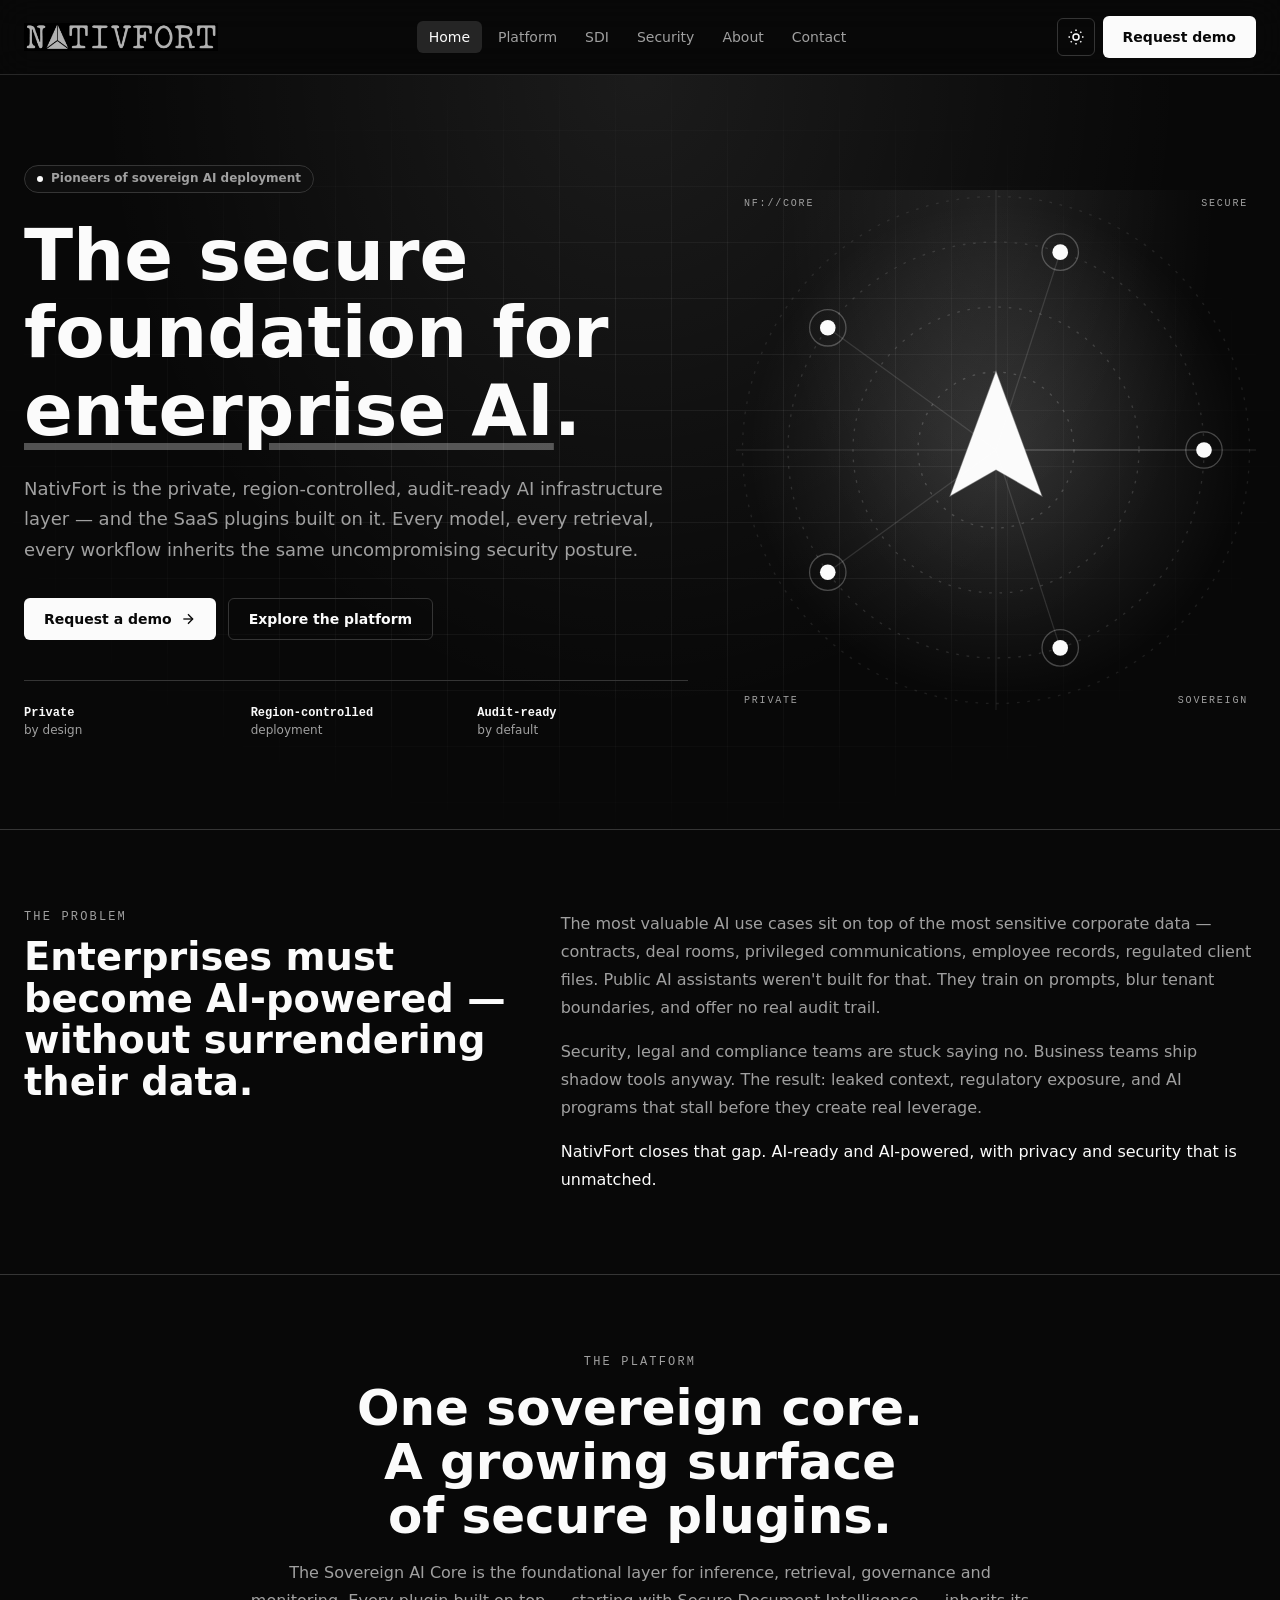
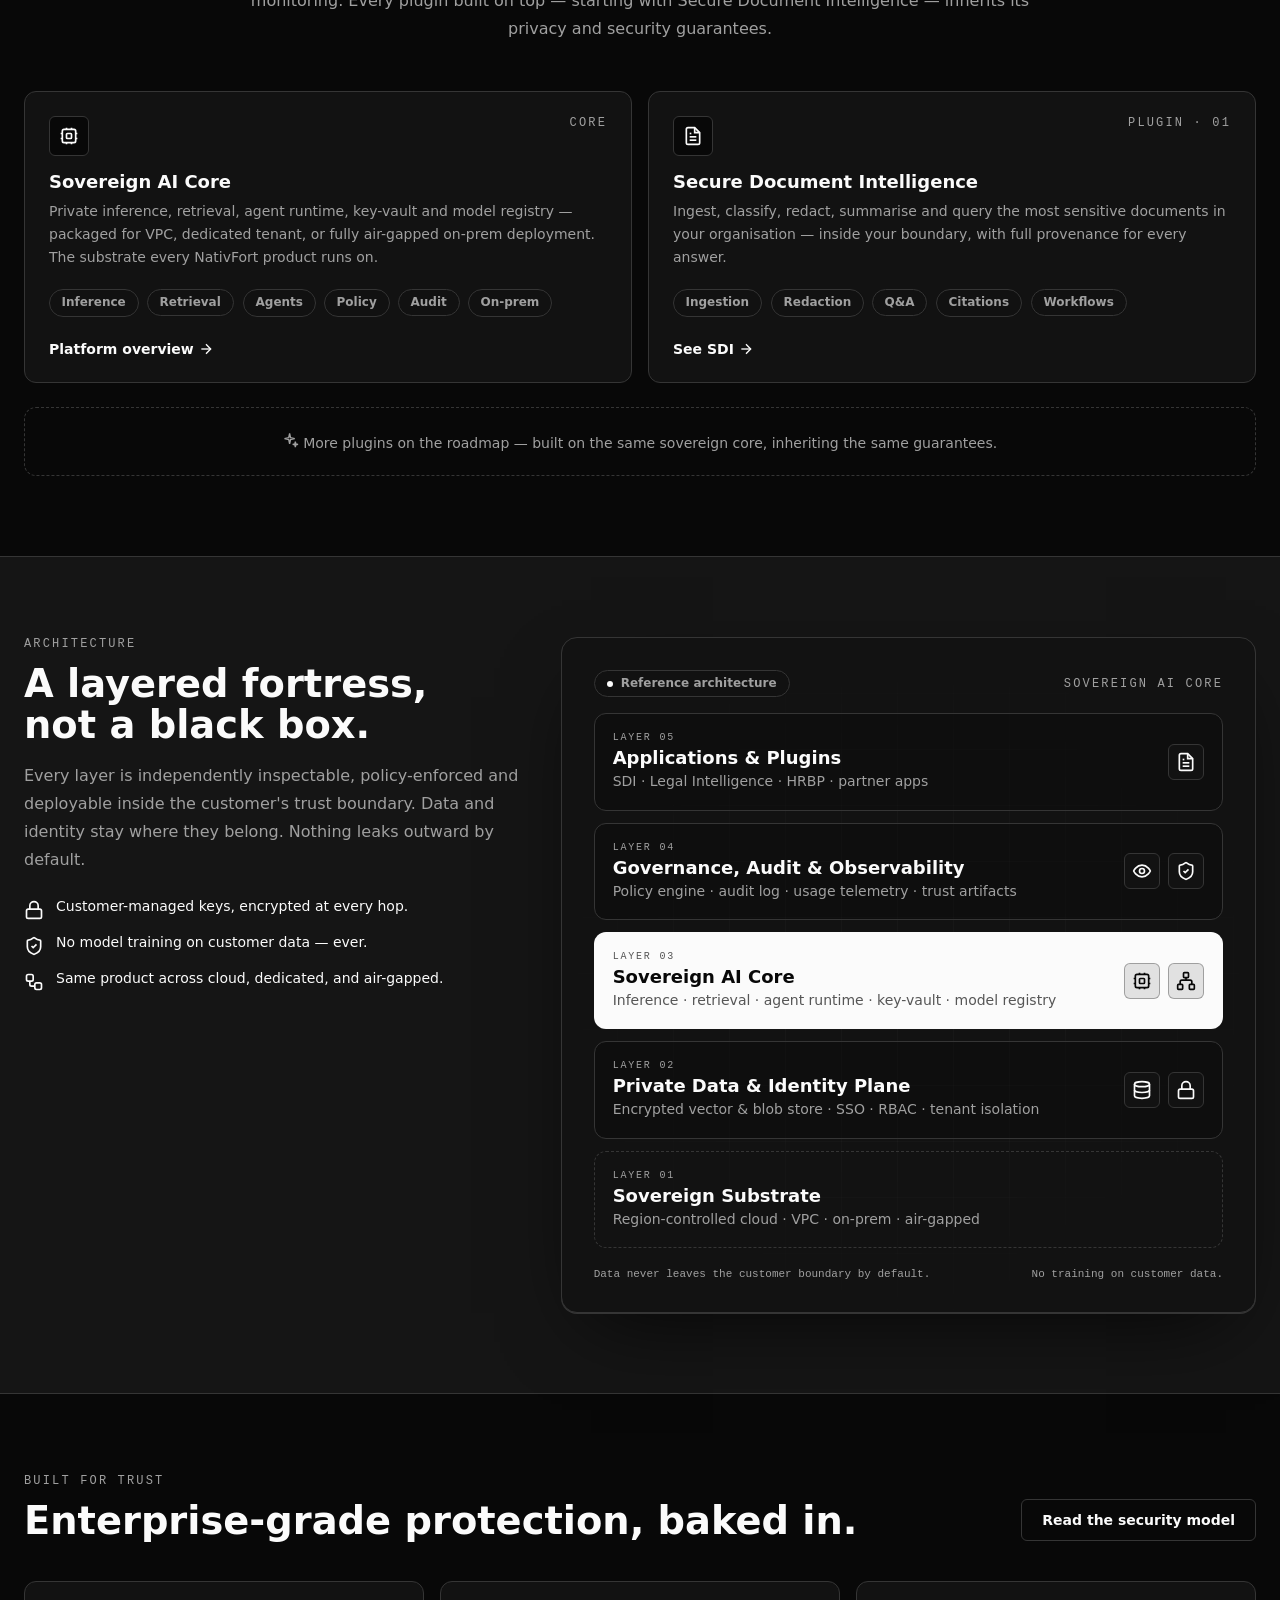
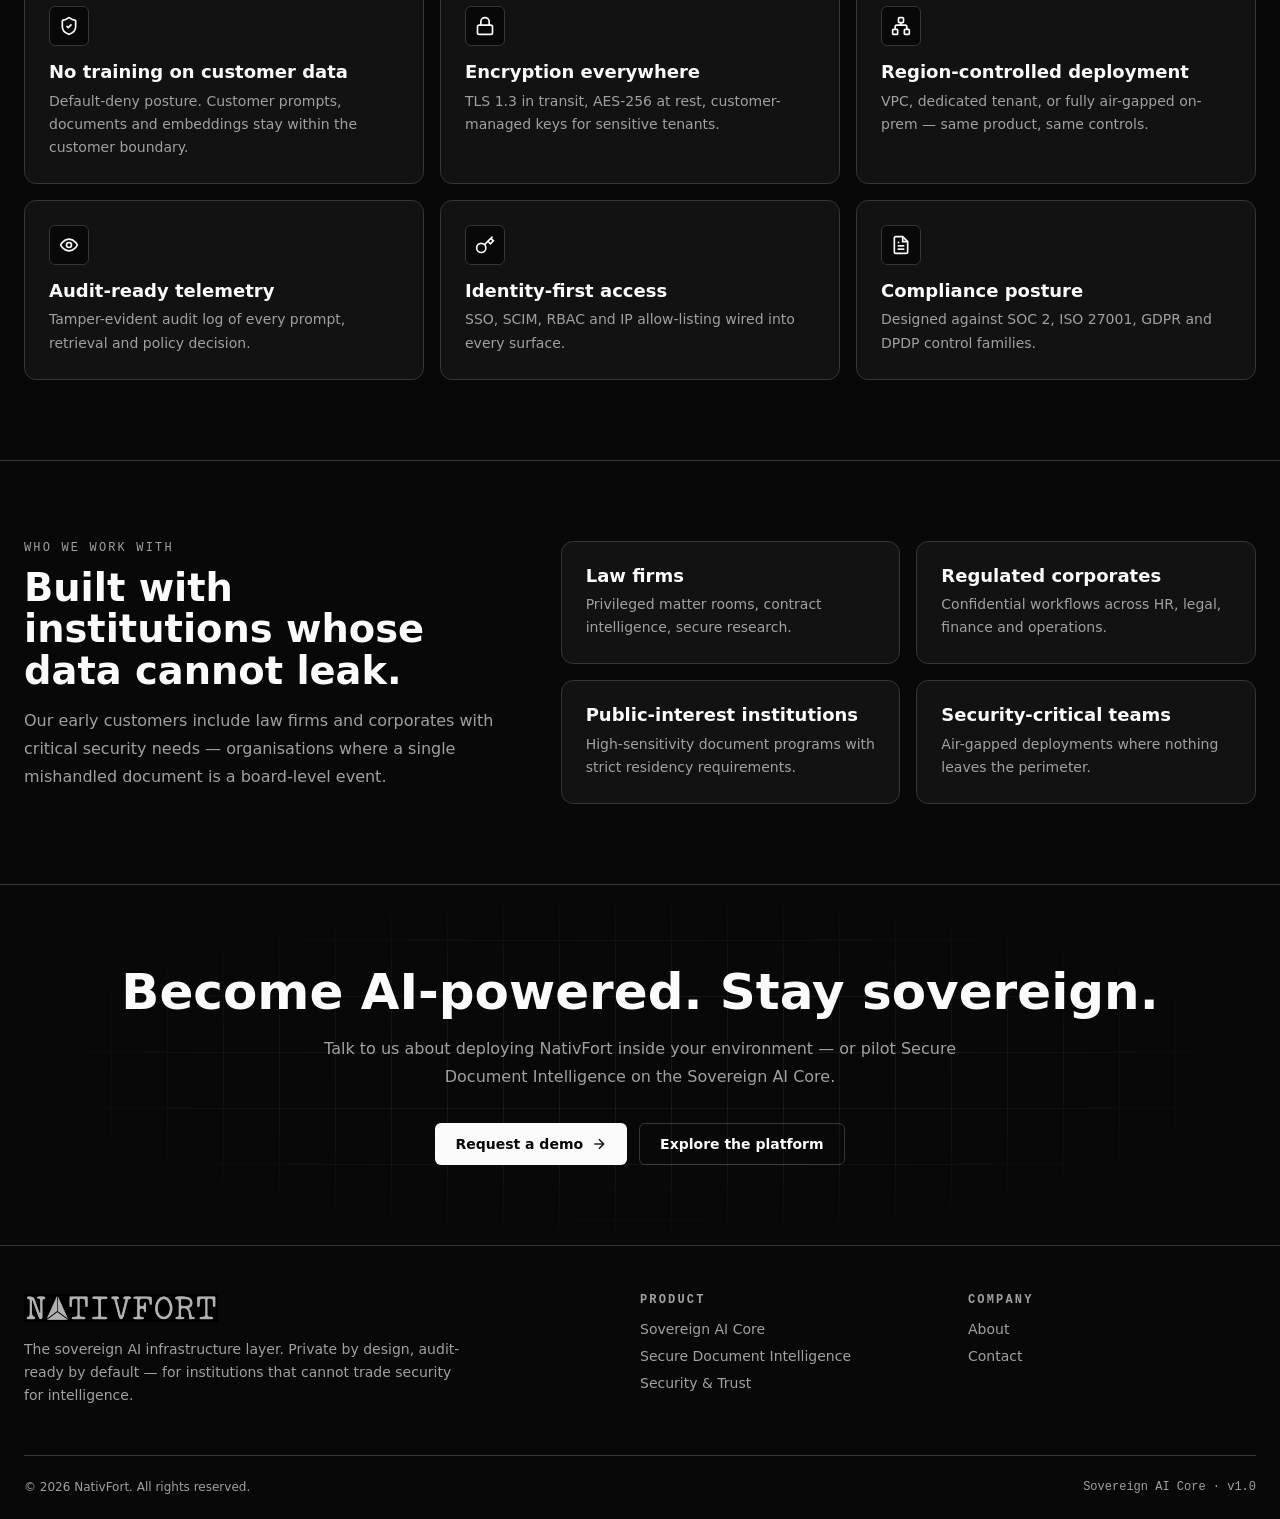
<file: index.html>
<!doctype html>
<html lang="en" class="dark">
<head>
  <meta charset="utf-8">
  <meta name="viewport" content="width=device-width, initial-scale=1">
  <title>NativFort — Sovereign AI Infrastructure</title>
  <meta name="description" content="Private, region-controlled, audit-ready AI infrastructure for enterprise inference, retrieval and governance. Pioneers of secure AI deployment.">
  <meta name="author" content="NativFort">
  <meta property="og:title" content="NativFort — Sovereign AI Infrastructure">
  <meta property="og:description" content="Private, region-controlled, audit-ready AI infrastructure for enterprise inference, retrieval and governance. Pioneers of secure AI deployment.">
  <meta property="og:type" content="website">
  <meta name="twitter:card" content="summary_large_image">
  <script>try{document.documentElement.classList.toggle('dark',(localStorage.getItem('nf-theme')||'dark')==='dark')}catch(e){document.documentElement.classList.add('dark')}</script>
  <link rel="stylesheet" href="assets/styles.css">
   <!-- Basic Favicon Link -->
  <link rel="icon" type="image/x-icon" href="/favicon.jpg">
</head>
<body>
<header class="header">
  <div class="container header-row">
    <a href="index.html" aria-label="NativFort home"><span class="logo"><img class="logo-light" src="assets/nativfort-logo-light.jpg" alt="NativFort"><img class="logo-dark" src="assets/nativfort-logo-dark.png" alt="NativFort"></span></a>
    <nav class="nav" aria-label="Main navigation"><a href="index.html" class="active">Home</a><a href="platform.html" class="">Platform</a><a href="sdi.html" class="">SDI</a><a href="security.html" class="">Security</a><a href="about.html" class="">About</a><a href="contact.html" class="">Contact</a></nav>
    <div class="header-actions">
      <button class="icon-button" data-theme-toggle type="button" aria-label="Toggle theme"></button>
      <a class="btn-primary demo-link" href="contact.html">Request demo</a>
      <button class="icon-button menu-toggle" data-menu-toggle type="button" aria-expanded="false" aria-label="Menu"><svg width="18" height="18" viewBox="0 0 24 24" fill="none" stroke="currentColor" stroke-width="2"><path d="M4 12h16"></path><path d="M4 6h16"></path><path d="M4 18h16"></path></svg></button>
    </div>
  </div>
  <nav class="mobile-nav" data-mobile-nav aria-label="Mobile navigation"><a href="index.html" class="active">Home</a><a href="platform.html" class="">Platform</a><a href="sdi.html" class="">SDI</a><a href="security.html" class="">Security</a><a href="about.html" class="">About</a><a href="contact.html" class="">Contact</a><a class="btn-primary" href="contact.html" style="margin-top:8px;">Request demo</a></nav>
</header>
<main class="main">

<section class="hero section"><div class="grid-bg"></div><div class="hero-gradient"></div><div class="container hero-grid"><div><span class="eyebrow"><span class="dot"></span>Pioneers of sovereign AI deployment</span><h1>The secure foundation for <span>enterprise AI</span>.</h1><p class="lead">NativFort is the private, region-controlled, audit-ready AI infrastructure layer — and the SaaS plugins built on it. Every model, every retrieval, every workflow inherits the same uncompromising security posture.</p><div class="actions"><a class="btn-primary" href="contact.html">Request a demo <svg width="16" height="16" viewBox="0 0 24 24" fill="none" stroke="currentColor" stroke-width="2"><path d="M5 12h14"></path><path d="m12 5 7 7-7 7"></path></svg></a><a class="btn-ghost" href="platform.html">Explore the platform</a></div><div class="stats"><div><strong>Private</strong>by design</div><div><strong>Region-controlled</strong>deployment</div><div><strong>Audit-ready</strong>by default</div></div></div><div><div class="orbit"><div class="hero-gradient"></div>
<svg viewBox="0 0 400 400" aria-hidden="true"><defs><radialGradient id="g1" cx="50%" cy="50%" r="50%"><stop offset="0%" stop-color="currentColor" stop-opacity=".15"></stop><stop offset="100%" stop-color="currentColor" stop-opacity="0"></stop></radialGradient></defs><circle cx="200" cy="200" r="190" fill="url(#g1)"></circle><circle cx="200" cy="200" r="60" fill="none" stroke="currentColor" stroke-opacity=".18" stroke-dasharray="2 6"></circle><circle cx="200" cy="200" r="110" fill="none" stroke="currentColor" stroke-opacity=".15" stroke-dasharray="2 6"></circle><circle cx="200" cy="200" r="160" fill="none" stroke="currentColor" stroke-opacity=".12" stroke-dasharray="2 6"></circle><circle cx="200" cy="200" r="195" fill="none" stroke="currentColor" stroke-opacity=".09" stroke-dasharray="2 6"></circle><line x1="0" y1="200" x2="400" y2="200" stroke="currentColor" stroke-opacity=".08"></line><line x1="200" y1="0" x2="200" y2="400" stroke="currentColor" stroke-opacity=".08"></line><g class="float"><polygon points="200,140 235,235 200,215 165,235" fill="currentColor"></polygon><polygon points="200,140 235,235 200,215 165,235" fill="none" stroke="currentColor" stroke-opacity=".4"></polygon></g><line x1="200" y1="200" x2="360.0" y2="200.0" stroke="currentColor" stroke-opacity=".12"></line><circle cx="360.0" cy="200.0" r="6" fill="currentColor"></circle><circle cx="360.0" cy="200.0" r="14" fill="none" stroke="currentColor" stroke-opacity=".25"></circle><line x1="200" y1="200" x2="249.4" y2="352.2" stroke="currentColor" stroke-opacity=".12"></line><circle cx="249.4" cy="352.2" r="6" fill="currentColor"></circle><circle cx="249.4" cy="352.2" r="14" fill="none" stroke="currentColor" stroke-opacity=".25"></circle><line x1="200" y1="200" x2="70.6" y2="294.0" stroke="currentColor" stroke-opacity=".12"></line><circle cx="70.6" cy="294.0" r="6" fill="currentColor"></circle><circle cx="70.6" cy="294.0" r="14" fill="none" stroke="currentColor" stroke-opacity=".25"></circle><line x1="200" y1="200" x2="70.6" y2="106.0" stroke="currentColor" stroke-opacity=".12"></line><circle cx="70.6" cy="106.0" r="6" fill="currentColor"></circle><circle cx="70.6" cy="106.0" r="14" fill="none" stroke="currentColor" stroke-opacity=".25"></circle><line x1="200" y1="200" x2="249.4" y2="47.8" stroke="currentColor" stroke-opacity=".12"></line><circle cx="249.4" cy="47.8" r="6" fill="currentColor"></circle><circle cx="249.4" cy="47.8" r="14" fill="none" stroke="currentColor" stroke-opacity=".25"></circle></svg>
<span class="label tl mono">NF://core</span><span class="label tr mono">SECURE</span><span class="label bl mono">PRIVATE</span><span class="label br mono">SOVEREIGN</span></div></div></div></section>
<section class="section"><div class="container content-grid"><div><div class="kicker mono">The problem</div><h2 class="section-title-small" style="margin-top:12px;">Enterprises must become AI-powered — without surrendering their data.</h2></div><div class="copy"><p>The most valuable AI use cases sit on top of the most sensitive corporate data — contracts, deal rooms, privileged communications, employee records, regulated client files. Public AI assistants weren't built for that. They train on prompts, blur tenant boundaries, and offer no real audit trail.</p><p>Security, legal and compliance teams are stuck saying no. Business teams ship shadow tools anyway. The result: leaked context, regulatory exposure, and AI programs that stall before they create real leverage.</p><p class="emphasis">NativFort closes that gap. AI-ready and AI-powered, with privacy and security that is unmatched.</p></div></div></section>
<section class="section"><div class="container section-pad"><div class="center-block" style="max-width:780px;"><div class="kicker mono">The platform</div><h2 class="section-title" style="margin-top:12px;">One sovereign core. A growing surface of secure plugins.</h2><p class="copy" style="margin-top:16px;">The Sovereign AI Core is the foundational layer for inference, retrieval, governance and monitoring. Every plugin built on top — starting with Secure Document Intelligence — inherits its privacy and security guarantees.</p></div><div class="card-grid grid-2" style="margin-top:48px;"><article class="card"><div class="kicker mono" style="float:right;">CORE</div><div class="icon-box"><svg width="20" height="20" viewBox="0 0 24 24" fill="none" stroke="currentColor" stroke-width="2"><rect width="16" height="16" x="4" y="4" rx="2"></rect><rect width="6" height="6" x="9" y="9" rx="1"></rect><path d="M15 2v2M15 20v2M2 15h2M2 9h2M20 15h2M20 9h2M9 2v2M9 20v2"></path></svg></div><h3>Sovereign AI Core</h3><p>Private inference, retrieval, agent runtime, key-vault and model registry — packaged for VPC, dedicated tenant, or fully air-gapped on-prem deployment. The substrate every NativFort product runs on.</p><div class="tag-row"><span class="chip">Inference</span><span class="chip">Retrieval</span><span class="chip">Agents</span><span class="chip">Policy</span><span class="chip">Audit</span><span class="chip">On-prem</span></div><a class="text-link" href="platform.html">Platform overview <svg width="16" height="16" viewBox="0 0 24 24" fill="none" stroke="currentColor" stroke-width="2"><path d="M5 12h14"></path><path d="m12 5 7 7-7 7"></path></svg></a></article><article class="card"><div class="kicker mono" style="float:right;">PLUGIN · 01</div><div class="icon-box"><svg width="20" height="20" viewBox="0 0 24 24" fill="none" stroke="currentColor" stroke-width="2"><path d="M14 2H6a2 2 0 0 0-2 2v16a2 2 0 0 0 2 2h12a2 2 0 0 0 2-2V8z"></path><path d="M14 2v6h6"></path><path d="M16 13H8"></path><path d="M16 17H8"></path><path d="M10 9H8"></path></svg></div><h3>Secure Document Intelligence</h3><p>Ingest, classify, redact, summarise and query the most sensitive documents in your organisation — inside your boundary, with full provenance for every answer.</p><div class="tag-row"><span class="chip">Ingestion</span><span class="chip">Redaction</span><span class="chip">Q&A</span><span class="chip">Citations</span><span class="chip">Workflows</span></div><a class="text-link" href="sdi.html">See SDI <svg width="16" height="16" viewBox="0 0 24 24" fill="none" stroke="currentColor" stroke-width="2"><path d="M5 12h14"></path><path d="m12 5 7 7-7 7"></path></svg></a></article></div><div class="dashed-note"><svg width="16" height="16" viewBox="0 0 24 24" fill="none" stroke="currentColor" stroke-width="2"><path d="M9.93 2.25 8.56 8.56 2.25 9.93l6.31 1.37 1.37 6.31 1.37-6.31 6.31-1.37-6.31-1.37Z"></path><path d="M18.5 14.5 17.8 17.8l-3.3.7 3.3.7.7 3.3.7-3.3 3.3-.7-3.3-.7Z"></path></svg> More plugins on the roadmap — built on the same sovereign core, inheriting the same guarantees.</div></div></section>
<section class="section section-muted"><div class="container content-grid"><div><div class="kicker mono">Architecture</div><h2 class="section-title-small" style="margin-top:12px;">A layered fortress, not a black box.</h2><p class="copy" style="margin-top:16px;">Every layer is independently inspectable, policy-enforced and deployable inside the customer's trust boundary. Data and identity stay where they belong. Nothing leaks outward by default.</p><div class="feature-list"><div class="feature-line"><svg width="20" height="20" viewBox="0 0 24 24" fill="none" stroke="currentColor" stroke-width="2"><rect width="18" height="11" x="3" y="11" rx="2"></rect><path d="M7 11V7a5 5 0 0 1 10 0v4"></path></svg> Customer-managed keys, encrypted at every hop.</div><div class="feature-line"><svg width="20" height="20" viewBox="0 0 24 24" fill="none" stroke="currentColor" stroke-width="2"><path d="M20 13c0 5-3.5 7.5-7.66 8.95a1 1 0 0 1-.68-.01C7.5 20.5 4 18 4 13V6a1 1 0 0 1 1-1c2 0 4.5-1.2 6.24-2.72a1.17 1.17 0 0 1 1.52 0C14.5 3.8 17 5 19 5a1 1 0 0 1 1 1z"></path><path d="m9 12 2 2 4-4"></path></svg> No model training on customer data — ever.</div><div class="feature-line"><svg width="20" height="20" viewBox="0 0 24 24" fill="none" stroke="currentColor" stroke-width="2"><rect width="8" height="8" x="3" y="3" rx="2"></rect><rect width="8" height="8" x="13" y="13" rx="2"></rect><path d="M7 11v4a2 2 0 0 0 2 2h4"></path></svg> Same product across cloud, dedicated, and air-gapped.</div></div></div><div><div class="architecture"><div class="grid-bg"></div><div class="architecture-inner"><div class="arch-header"><span class="chip"><span class="dot"></span>Reference architecture</span><span class="mono kicker">SOVEREIGN AI CORE</span></div><div class="layer "><div><div class="num mono">Layer 05</div><div class="title">Applications & Plugins</div><div class="sub">SDI · Legal Intelligence · HRBP · partner apps</div></div><div class="layer-icons"><span><svg width="20" height="20" viewBox="0 0 24 24" fill="none" stroke="currentColor" stroke-width="2"><path d="M14 2H6a2 2 0 0 0-2 2v16a2 2 0 0 0 2 2h12a2 2 0 0 0 2-2V8z"></path><path d="M14 2v6h6"></path><path d="M16 13H8"></path><path d="M16 17H8"></path><path d="M10 9H8"></path></svg></span></div></div><div class="layer "><div><div class="num mono">Layer 04</div><div class="title">Governance, Audit & Observability</div><div class="sub">Policy engine · audit log · usage telemetry · trust artifacts</div></div><div class="layer-icons"><span><svg width="20" height="20" viewBox="0 0 24 24" fill="none" stroke="currentColor" stroke-width="2"><path d="M2 12s3-7 10-7 10 7 10 7-3 7-10 7-10-7-10-7Z"></path><circle cx="12" cy="12" r="3"></circle></svg></span><span><svg width="20" height="20" viewBox="0 0 24 24" fill="none" stroke="currentColor" stroke-width="2"><path d="M20 13c0 5-3.5 7.5-7.66 8.95a1 1 0 0 1-.68-.01C7.5 20.5 4 18 4 13V6a1 1 0 0 1 1-1c2 0 4.5-1.2 6.24-2.72a1.17 1.17 0 0 1 1.52 0C14.5 3.8 17 5 19 5a1 1 0 0 1 1 1z"></path><path d="m9 12 2 2 4-4"></path></svg></span></div></div><div class="layer strong"><div><div class="num mono">Layer 03</div><div class="title">Sovereign AI Core</div><div class="sub">Inference · retrieval · agent runtime · key-vault · model registry</div></div><div class="layer-icons"><span><svg width="20" height="20" viewBox="0 0 24 24" fill="none" stroke="currentColor" stroke-width="2"><rect width="16" height="16" x="4" y="4" rx="2"></rect><rect width="6" height="6" x="9" y="9" rx="1"></rect><path d="M15 2v2M15 20v2M2 15h2M2 9h2M20 15h2M20 9h2M9 2v2M9 20v2"></path></svg></span><span><svg width="20" height="20" viewBox="0 0 24 24" fill="none" stroke="currentColor" stroke-width="2"><rect x="16" y="16" width="6" height="6" rx="1"></rect><rect x="2" y="16" width="6" height="6" rx="1"></rect><rect x="9" y="2" width="6" height="6" rx="1"></rect><path d="M5 16v-3a2 2 0 0 1 2-2h10a2 2 0 0 1 2 2v3"></path><path d="M12 8v3"></path></svg></span></div></div><div class="layer "><div><div class="num mono">Layer 02</div><div class="title">Private Data & Identity Plane</div><div class="sub">Encrypted vector & blob store · SSO · RBAC · tenant isolation</div></div><div class="layer-icons"><span><svg width="20" height="20" viewBox="0 0 24 24" fill="none" stroke="currentColor" stroke-width="2"><ellipse cx="12" cy="5" rx="9" ry="3"></ellipse><path d="M3 5v14c0 1.66 4.03 3 9 3s9-1.34 9-3V5"></path><path d="M3 12c0 1.66 4.03 3 9 3s9-1.34 9-3"></path></svg></span><span><svg width="20" height="20" viewBox="0 0 24 24" fill="none" stroke="currentColor" stroke-width="2"><rect width="18" height="11" x="3" y="11" rx="2"></rect><path d="M7 11V7a5 5 0 0 1 10 0v4"></path></svg></span></div></div><div class="layer base"><div><div class="num mono">Layer 01</div><div class="title">Sovereign Substrate</div><div class="sub">Region-controlled cloud · VPC · on-prem · air-gapped</div></div><div class="layer-icons"></div></div><div class="arch-footer mono"><span>Data never leaves the customer boundary by default.</span><span>No training on customer data.</span></div></div></div></div></div></section>
<section class="section"><div class="container section-pad"><div style="display:flex;justify-content:space-between;align-items:end;gap:24px;flex-wrap:wrap;margin-bottom:40px;"><div><div class="kicker mono">Built for trust</div><h2 class="section-title-small" style="margin-top:12px;">Enterprise-grade protection, baked in.</h2></div><a class="btn-ghost" href="security.html">Read the security model</a></div><div class="card-grid grid-3"><article class="card"><div class="icon-box"><svg width="20" height="20" viewBox="0 0 24 24" fill="none" stroke="currentColor" stroke-width="2"><path d="M20 13c0 5-3.5 7.5-7.66 8.95a1 1 0 0 1-.68-.01C7.5 20.5 4 18 4 13V6a1 1 0 0 1 1-1c2 0 4.5-1.2 6.24-2.72a1.17 1.17 0 0 1 1.52 0C14.5 3.8 17 5 19 5a1 1 0 0 1 1 1z"></path><path d="m9 12 2 2 4-4"></path></svg></div><h3>No training on customer data</h3><p>Default-deny posture. Customer prompts, documents and embeddings stay within the customer boundary.</p></article><article class="card"><div class="icon-box"><svg width="20" height="20" viewBox="0 0 24 24" fill="none" stroke="currentColor" stroke-width="2"><rect width="18" height="11" x="3" y="11" rx="2"></rect><path d="M7 11V7a5 5 0 0 1 10 0v4"></path></svg></div><h3>Encryption everywhere</h3><p>TLS 1.3 in transit, AES-256 at rest, customer-managed keys for sensitive tenants.</p></article><article class="card"><div class="icon-box"><svg width="20" height="20" viewBox="0 0 24 24" fill="none" stroke="currentColor" stroke-width="2"><rect x="16" y="16" width="6" height="6" rx="1"></rect><rect x="2" y="16" width="6" height="6" rx="1"></rect><rect x="9" y="2" width="6" height="6" rx="1"></rect><path d="M5 16v-3a2 2 0 0 1 2-2h10a2 2 0 0 1 2 2v3"></path><path d="M12 8v3"></path></svg></div><h3>Region-controlled deployment</h3><p>VPC, dedicated tenant, or fully air-gapped on-prem — same product, same controls.</p></article><article class="card"><div class="icon-box"><svg width="20" height="20" viewBox="0 0 24 24" fill="none" stroke="currentColor" stroke-width="2"><path d="M2 12s3-7 10-7 10 7 10 7-3 7-10 7-10-7-10-7Z"></path><circle cx="12" cy="12" r="3"></circle></svg></div><h3>Audit-ready telemetry</h3><p>Tamper-evident audit log of every prompt, retrieval and policy decision.</p></article><article class="card"><div class="icon-box"><svg width="20" height="20" viewBox="0 0 24 24" fill="none" stroke="currentColor" stroke-width="2"><circle cx="7.5" cy="15.5" r="5.5"></circle><path d="m21 2-9.6 9.6"></path><path d="m15.5 7.5 3 3L22 7l-3-3"></path></svg></div><h3>Identity-first access</h3><p>SSO, SCIM, RBAC and IP allow-listing wired into every surface.</p></article><article class="card"><div class="icon-box"><svg width="20" height="20" viewBox="0 0 24 24" fill="none" stroke="currentColor" stroke-width="2"><path d="M14 2H6a2 2 0 0 0-2 2v16a2 2 0 0 0 2 2h12a2 2 0 0 0 2-2V8z"></path><path d="M14 2v6h6"></path><path d="M16 13H8"></path><path d="M16 17H8"></path><path d="M10 9H8"></path></svg></div><h3>Compliance posture</h3><p>Designed against SOC 2, ISO 27001, GDPR and DPDP control families.</p></article></div></div></section>
<section class="section"><div class="container content-grid"><div><div class="kicker mono">Who we work with</div><h2 class="section-title-small" style="margin-top:12px;">Built with institutions whose data cannot leak.</h2><p class="copy" style="margin-top:16px;">Our early customers include law firms and corporates with critical security needs — organisations where a single mishandled document is a board-level event.</p></div><div class="card-grid grid-2"><article class="card"><h3>Law firms</h3><p>Privileged matter rooms, contract intelligence, secure research.</p></article><article class="card"><h3>Regulated corporates</h3><p>Confidential workflows across HR, legal, finance and operations.</p></article><article class="card"><h3>Public-interest institutions</h3><p>High-sensitivity document programs with strict residency requirements.</p></article><article class="card"><h3>Security-critical teams</h3><p>Air-gapped deployments where nothing leaves the perimeter.</p></article></div></div></section>
<section class="hero"><div class="grid-bg"></div><div class="container section-pad center"><h2 class="section-title">Become AI-powered. Stay sovereign.</h2><p class="copy center-block" style="margin-top:16px;max-width:680px;">Talk to us about deploying NativFort inside your environment — or pilot Secure Document Intelligence on the Sovereign AI Core.</p><div class="actions" style="justify-content:center;"><a class="btn-primary" href="contact.html">Request a demo <svg width="16" height="16" viewBox="0 0 24 24" fill="none" stroke="currentColor" stroke-width="2"><path d="M5 12h14"></path><path d="m12 5 7 7-7 7"></path></svg></a><a class="btn-ghost" href="platform.html">Explore the platform</a></div></div></section>

</main>
<footer class="footer">
  <div class="container">
    <div class="footer-grid">
      <div><span class="logo"><img class="logo-light" src="assets/nativfort-logo-light.jpg" alt="NativFort"><img class="logo-dark" src="assets/nativfort-logo-dark.png" alt="NativFort"></span><p>The sovereign AI infrastructure layer. Private by design, audit-ready by default — for institutions that cannot trade security for intelligence.</p></div>
      <div><h4>Product</h4><ul><li><a href="platform.html">Sovereign AI Core</a></li><li><a href="sdi.html">Secure Document Intelligence</a></li><li><a href="security.html">Security & Trust</a></li></ul></div>
      <div><h4>Company</h4><ul><li><a href="about.html">About</a></li><li><a href="contact.html">Contact</a></li></ul></div>
    </div>
    <div class="footer-bottom"><span>© 2026 NativFort. All rights reserved.</span><span class="mono">Sovereign AI Core · v1.0</span></div>
  </div>
</footer>
<script src="assets/site.js"></script>
</body>
</html>
</file>
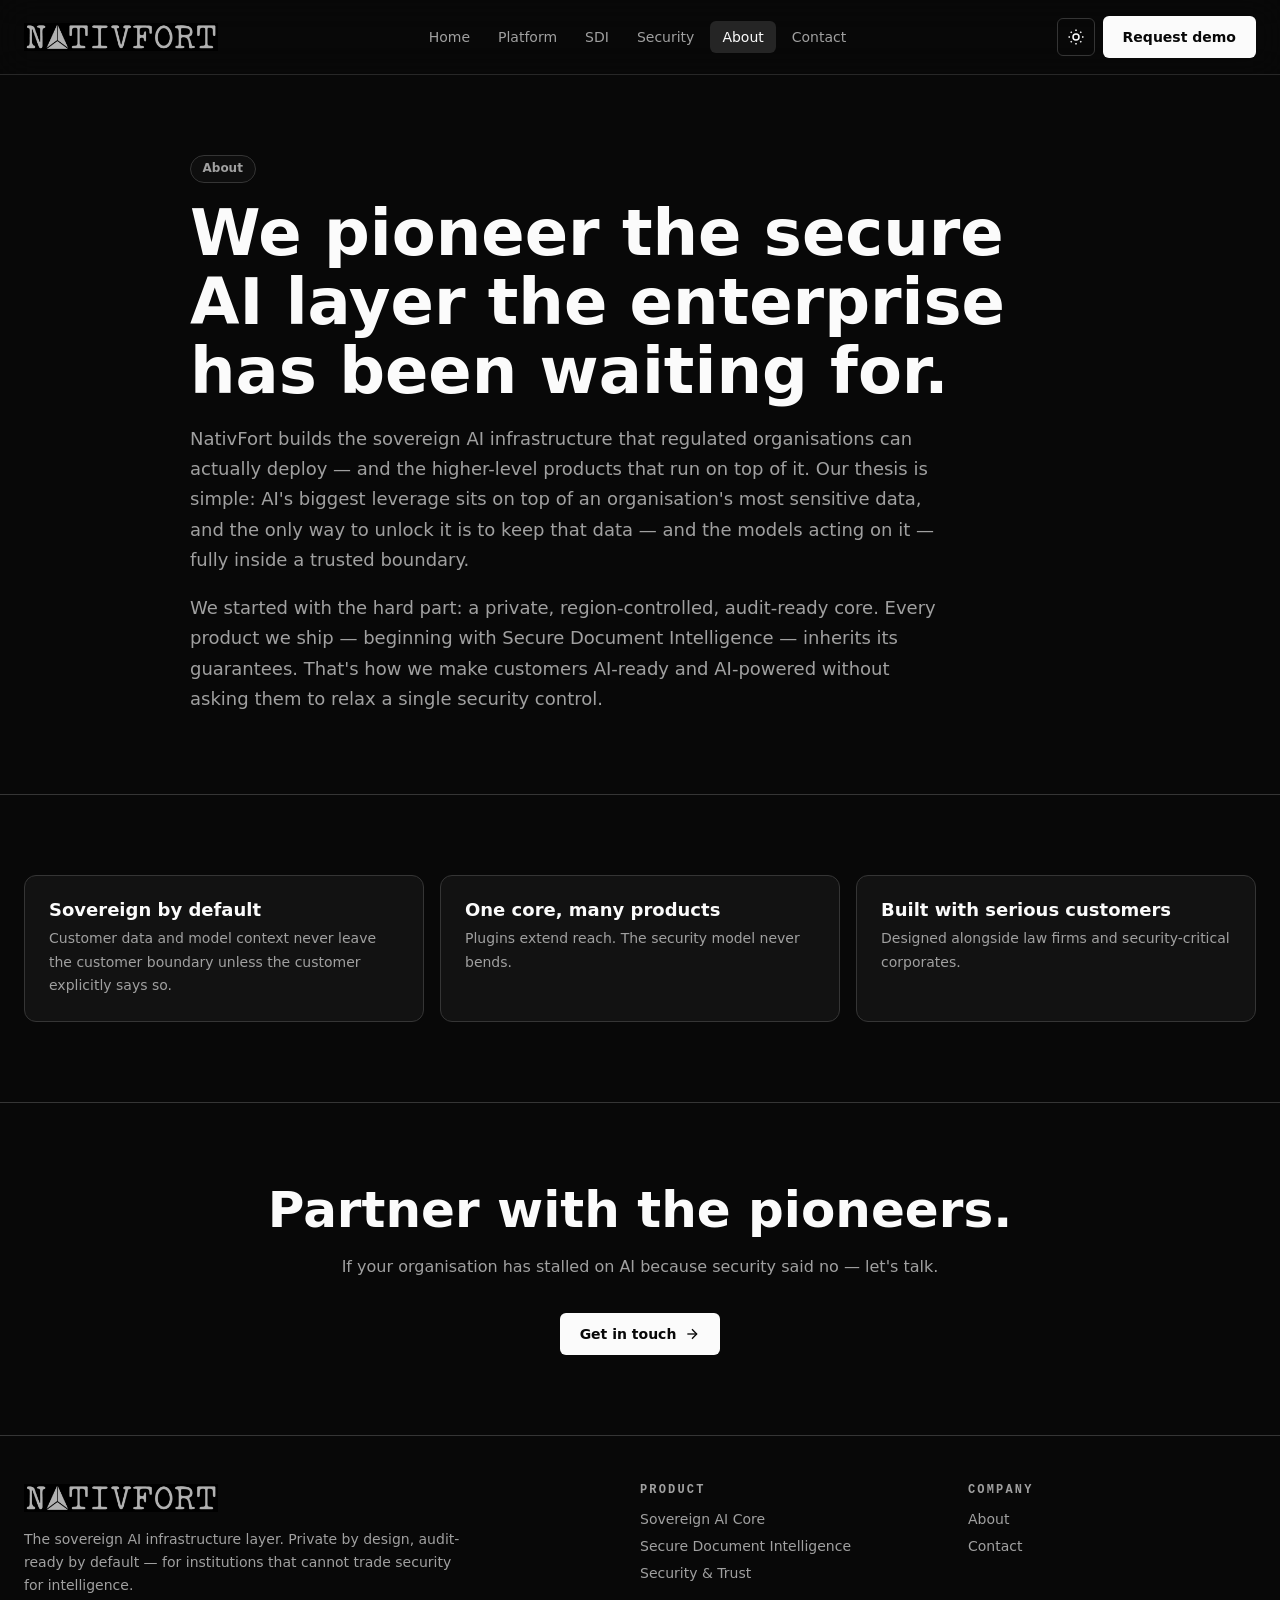
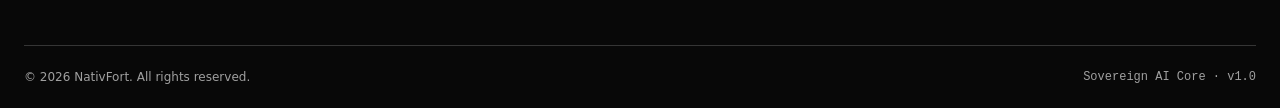
<file: about.html>
<!doctype html>
<html lang="en" class="dark">
<head>
  <meta charset="utf-8">
  <meta name="viewport" content="width=device-width, initial-scale=1">
  <title>About — NativFort</title>
  <meta name="description" content="NativFort is the pioneer of sovereign AI infrastructure — enabling enterprises to become AI-powered without compromising privacy or security.">
  <meta name="author" content="NativFort">
  <meta property="og:title" content="About — NativFort">
  <meta property="og:description" content="NativFort is the pioneer of sovereign AI infrastructure — enabling enterprises to become AI-powered without compromising privacy or security.">
  <meta property="og:type" content="website">
  <meta name="twitter:card" content="summary_large_image">
  <script>try{document.documentElement.classList.toggle('dark',(localStorage.getItem('nf-theme')||'dark')==='dark')}catch(e){document.documentElement.classList.add('dark')}</script>
  <link rel="stylesheet" href="assets/styles.css">
</head>
<body>
<header class="header">
  <div class="container header-row">
    <a href="index.html" aria-label="NativFort home"><span class="logo"><img class="logo-light" src="assets/nativfort-logo-light.jpg" alt="NativFort"><img class="logo-dark" src="assets/nativfort-logo-dark.png" alt="NativFort"></span></a>
    <nav class="nav" aria-label="Main navigation"><a href="index.html" class="">Home</a><a href="platform.html" class="">Platform</a><a href="sdi.html" class="">SDI</a><a href="security.html" class="">Security</a><a href="about.html" class="active">About</a><a href="contact.html" class="">Contact</a></nav>
    <div class="header-actions">
      <button class="icon-button" data-theme-toggle type="button" aria-label="Toggle theme"></button>
      <a class="btn-primary demo-link" href="contact.html">Request demo</a>
      <button class="icon-button menu-toggle" data-menu-toggle type="button" aria-expanded="false" aria-label="Menu"><svg width="18" height="18" viewBox="0 0 24 24" fill="none" stroke="currentColor" stroke-width="2"><path d="M4 12h16"></path><path d="M4 6h16"></path><path d="M4 18h16"></path></svg></button>
    </div>
  </div>
  <nav class="mobile-nav" data-mobile-nav aria-label="Mobile navigation"><a href="index.html" class="">Home</a><a href="platform.html" class="">Platform</a><a href="sdi.html" class="">SDI</a><a href="security.html" class="">Security</a><a href="about.html" class="active">About</a><a href="contact.html" class="">Contact</a><a class="btn-primary" href="contact.html" style="margin-top:8px;">Request demo</a></nav>
</header>
<main class="main">
<section class="section"><div class="narrow page-hero"><span class="chip">About</span><h1>We pioneer the secure AI layer the enterprise has been waiting for.</h1><p>NativFort builds the sovereign AI infrastructure that regulated organisations can actually deploy — and the higher-level products that run on top of it. Our thesis is simple: AI's biggest leverage sits on top of an organisation's most sensitive data, and the only way to unlock it is to keep that data — and the models acting on it — fully inside a trusted boundary.</p><p>We started with the hard part: a private, region-controlled, audit-ready core. Every product we ship — beginning with Secure Document Intelligence — inherits its guarantees. That's how we make customers AI-ready and AI-powered without asking them to relax a single security control.</p></div></section><section class="section"><div class="container section-pad"><div class="card-grid grid-3"><article class="card"><h3>Sovereign by default</h3><p>Customer data and model context never leave the customer boundary unless the customer explicitly says so.</p></article><article class="card"><h3>One core, many products</h3><p>Plugins extend reach. The security model never bends.</p></article><article class="card"><h3>Built with serious customers</h3><p>Designed alongside law firms and security-critical corporates.</p></article></div></div></section><section><div class="container section-pad center"><h2 class="section-title">Partner with the pioneers.</h2><p class="copy center-block" style="margin-top:16px;max-width:680px;">If your organisation has stalled on AI because security said no — let's talk.</p><div class="actions" style="justify-content:center;"><a class="btn-primary" href="contact.html">Get in touch <svg width="16" height="16" viewBox="0 0 24 24" fill="none" stroke="currentColor" stroke-width="2"><path d="M5 12h14"></path><path d="m12 5 7 7-7 7"></path></svg></a></div></div></section>
</main>
<footer class="footer">
  <div class="container">
    <div class="footer-grid">
      <div><span class="logo"><img class="logo-light" src="assets/nativfort-logo-light.jpg" alt="NativFort"><img class="logo-dark" src="assets/nativfort-logo-dark.png" alt="NativFort"></span><p>The sovereign AI infrastructure layer. Private by design, audit-ready by default — for institutions that cannot trade security for intelligence.</p></div>
      <div><h4>Product</h4><ul><li><a href="platform.html">Sovereign AI Core</a></li><li><a href="sdi.html">Secure Document Intelligence</a></li><li><a href="security.html">Security & Trust</a></li></ul></div>
      <div><h4>Company</h4><ul><li><a href="about.html">About</a></li><li><a href="contact.html">Contact</a></li></ul></div>
    </div>
    <div class="footer-bottom"><span>© 2026 NativFort. All rights reserved.</span><span class="mono">Sovereign AI Core · v1.0</span></div>
  </div>
</footer>
<script src="assets/site.js"></script>
</body>
</html>
</file>
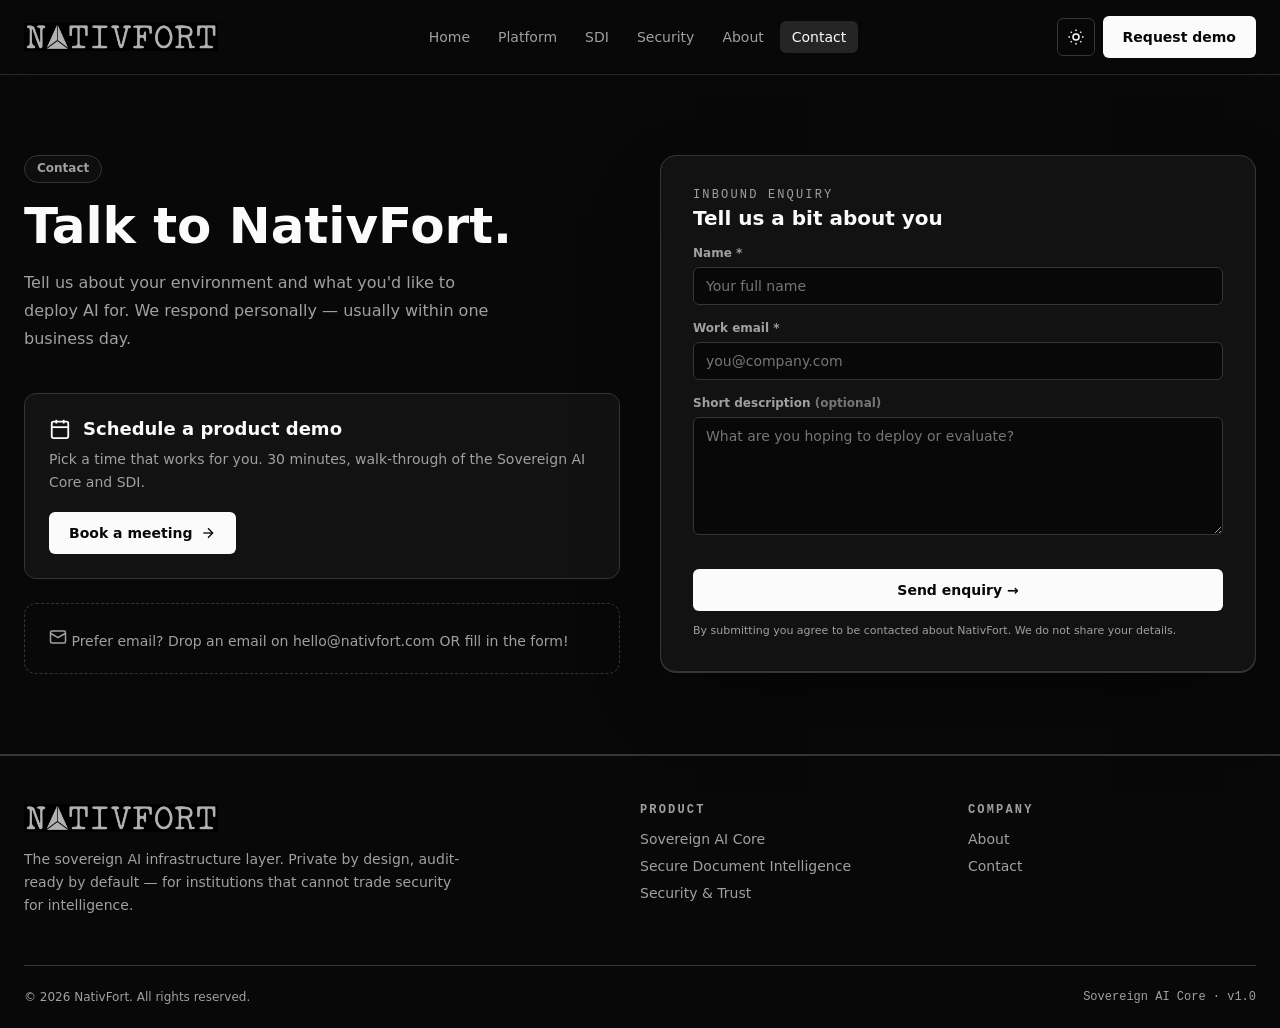
<file: contact.html>
<!doctype html>
<html lang="en" class="dark">
<head>
  <meta charset="utf-8">
  <meta name="viewport" content="width=device-width, initial-scale=1">
  <title>Contact — NativFort</title>
  <meta name="description" content="Request a demo of NativFort or schedule a meeting with our team.">
  <meta name="author" content="NativFort">
  <meta property="og:title" content="Contact — NativFort">
  <meta property="og:description" content="Request a demo of NativFort or schedule a meeting with our team.">
  <meta property="og:type" content="website">
  <meta name="twitter:card" content="summary_large_image">
  <script>try{document.documentElement.classList.toggle('dark',(localStorage.getItem('nf-theme')||'dark')==='dark')}catch(e){document.documentElement.classList.add('dark')}</script>
  <link rel="stylesheet" href="assets/styles.css">
</head>
<body>
<header class="header">
  <div class="container header-row">
    <a href="index.html" aria-label="NativFort home"><span class="logo"><img class="logo-light" src="assets/nativfort-logo-light.jpg" alt="NativFort"><img class="logo-dark" src="assets/nativfort-logo-dark.png" alt="NativFort"></span></a>
    <nav class="nav" aria-label="Main navigation"><a href="index.html" class="">Home</a><a href="platform.html" class="">Platform</a><a href="sdi.html" class="">SDI</a><a href="security.html" class="">Security</a><a href="about.html" class="">About</a><a href="contact.html" class="active">Contact</a></nav>
    <div class="header-actions">
      <button class="icon-button" data-theme-toggle type="button" aria-label="Toggle theme"></button>
      <a class="btn-primary demo-link" href="contact.html">Request demo</a>
      <button class="icon-button menu-toggle" data-menu-toggle type="button" aria-expanded="false" aria-label="Menu"><svg width="18" height="18" viewBox="0 0 24 24" fill="none" stroke="currentColor" stroke-width="2"><path d="M4 12h16"></path><path d="M4 6h16"></path><path d="M4 18h16"></path></svg></button>
    </div>
  </div>
  <nav class="mobile-nav" data-mobile-nav aria-label="Mobile navigation"><a href="index.html" class="">Home</a><a href="platform.html" class="">Platform</a><a href="sdi.html" class="">SDI</a><a href="security.html" class="">Security</a><a href="about.html" class="">About</a><a href="contact.html" class="active">Contact</a><a class="btn-primary" href="contact.html" style="margin-top:8px;">Request demo</a></nav>
</header>
<main class="main">
<section class="section"><div class="container contact-grid"><div><span class="chip">Contact</span><h1 class="section-title" style="margin-top:16px;">Talk to NativFort.</h1><p class="copy" style="margin-top:16px;max-width:480px;">Tell us about your environment and what you'd like to deploy AI for. We respond personally — usually within one business day.</p><div class="info-stack"><div class="card"><div style="display:flex;align-items:center;gap:12px;"><svg width="22" height="22" viewBox="0 0 24 24" fill="none" stroke="currentColor" stroke-width="2"><path d="M8 2v4"></path><path d="M16 2v4"></path><rect width="18" height="18" x="3" y="4" rx="2"></rect><path d="M3 10h18"></path></svg><h3>Schedule a product demo</h3></div><p>Pick a time that works for you. 30 minutes, walk-through of the Sovereign AI Core and SDI.</p><a class="btn-primary" style="margin-top:18px;" href="https://calendar.app.google/V6C4KRFZ5GtcxG4S9" target="_blank" rel="noreferrer">Book a meeting <svg width="16" height="16" viewBox="0 0 24 24" fill="none" stroke="currentColor" stroke-width="2"><path d="M5 12h14"></path><path d="m12 5 7 7-7 7"></path></svg></a></div><div class="dashed-note" style="margin-top:0;text-align:left;"><svg width="18" height="18" viewBox="0 0 24 24" fill="none" stroke="currentColor" stroke-width="2"><rect width="20" height="16" x="2" y="4" rx="2"></rect><path d="m22 7-10 6L2 7"></path></svg> Prefer email? Drop an email on <a href="mailto:someone@example.com">hello@nativfort.com</a> OR fill in the form! </div></div></div><div><form class="form-card" data-contact-form action="https://formspree.io/f/xgoddjqq" method="POST"><div><div class="mono kicker">Inbound enquiry</div><h2 style="margin-top:6px;font-size:20px;">Tell us a bit about you</h2></div><div class="form-success" data-form-success><div class="success-icon"><svg width="22" height="22" viewBox="0 0 24 24" fill="none" stroke="currentColor" stroke-width="2"><path d="m20 6-11 11-5-5"></path></svg></div><h3 style="margin-top:14px;">Message received.</h3><p class="copy center-block" style="margin-top:8px;max-width:360px;">Thank you — we'll be in touch shortly. If it's urgent, you can also book a slot directly.</p><a class="btn-ghost" style="margin-top:18px;" href="https://calendly.com/your-handle/nativfort-demo" target="_blank" rel="noreferrer">Book a meeting <svg width="16" height="16" viewBox="0 0 24 24" fill="none" stroke="currentColor" stroke-width="2"><path d="M5 12h14"></path><path d="m12 5 7 7-7 7"></path></svg></a></div><div class="form-fields" data-form-fields><div class="field"><label for="name">Name *</label><input id="name" name="name" required maxlength="120" placeholder="Your full name"></div><div class="field"><label for="email">Work email *</label><input id="email" name="email" type="email" required maxlength="200" placeholder="you@company.com"></div><div class="field"><label for="message">Short description <span style="opacity:.7;">(optional)</span></label><textarea id="message" name="message" maxlength="1000" placeholder="What are you hoping to deploy or evaluate?"></textarea></div><input class="hidden-field" type="text" name="_gotcha" tabindex="-1" autocomplete="off"><div class="form-error" data-form-error></div><button class="btn-primary" style="width:100%;margin-top:16px;" type="submit">Send enquiry →</button><p class="form-note">By submitting you agree to be contacted about NativFort. We do not share your details.</p></div></form></div></div></section>
</main>
<footer class="footer">
  <div class="container">
    <div class="footer-grid">
      <div><span class="logo"><img class="logo-light" src="assets/nativfort-logo-light.jpg" alt="NativFort"><img class="logo-dark" src="assets/nativfort-logo-dark.png" alt="NativFort"></span><p>The sovereign AI infrastructure layer. Private by design, audit-ready by default — for institutions that cannot trade security for intelligence.</p></div>
      <div><h4>Product</h4><ul><li><a href="platform.html">Sovereign AI Core</a></li><li><a href="sdi.html">Secure Document Intelligence</a></li><li><a href="security.html">Security & Trust</a></li></ul></div>
      <div><h4>Company</h4><ul><li><a href="about.html">About</a></li><li><a href="contact.html">Contact</a></li></ul></div>
    </div>
    <div class="footer-bottom"><span>© 2026 NativFort. All rights reserved.</span><span class="mono">Sovereign AI Core · v1.0</span></div>
  </div>
</footer>
<script src="assets/site.js"></script>
</body>
</html>
</file>
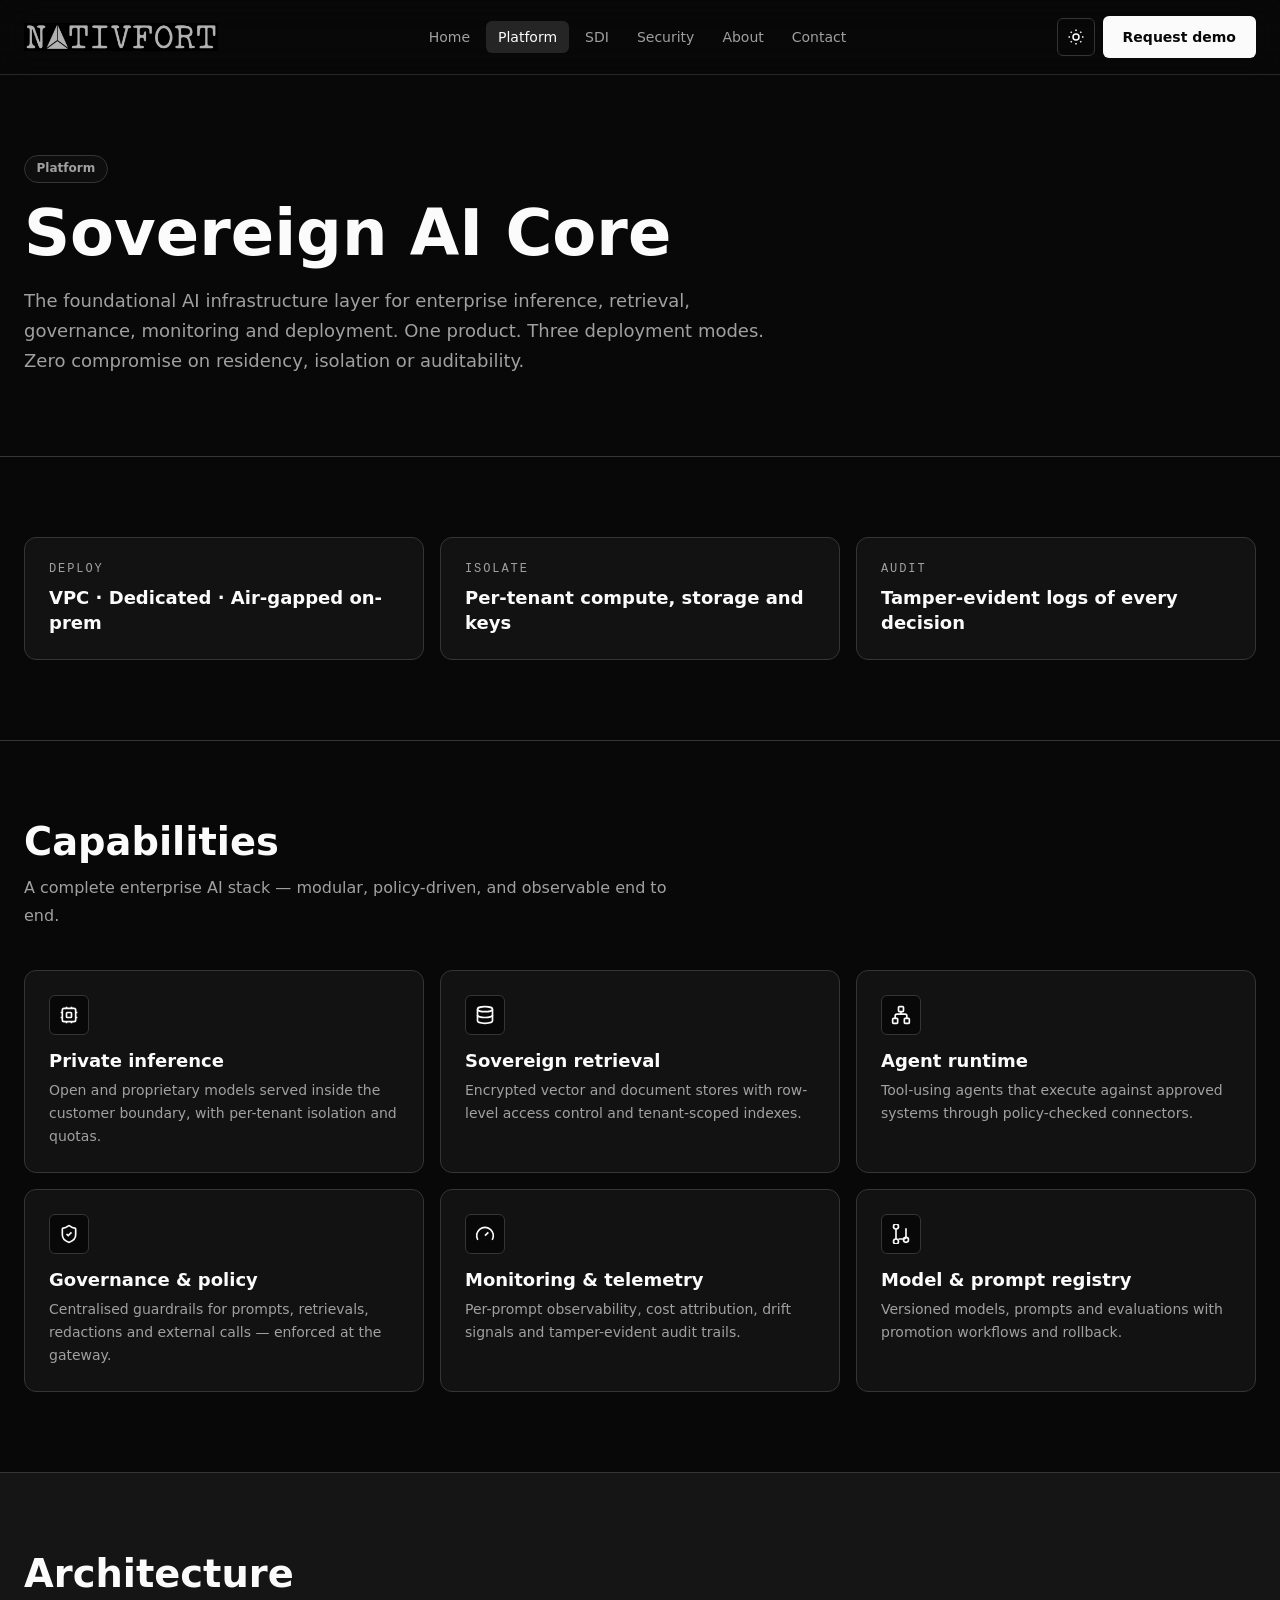
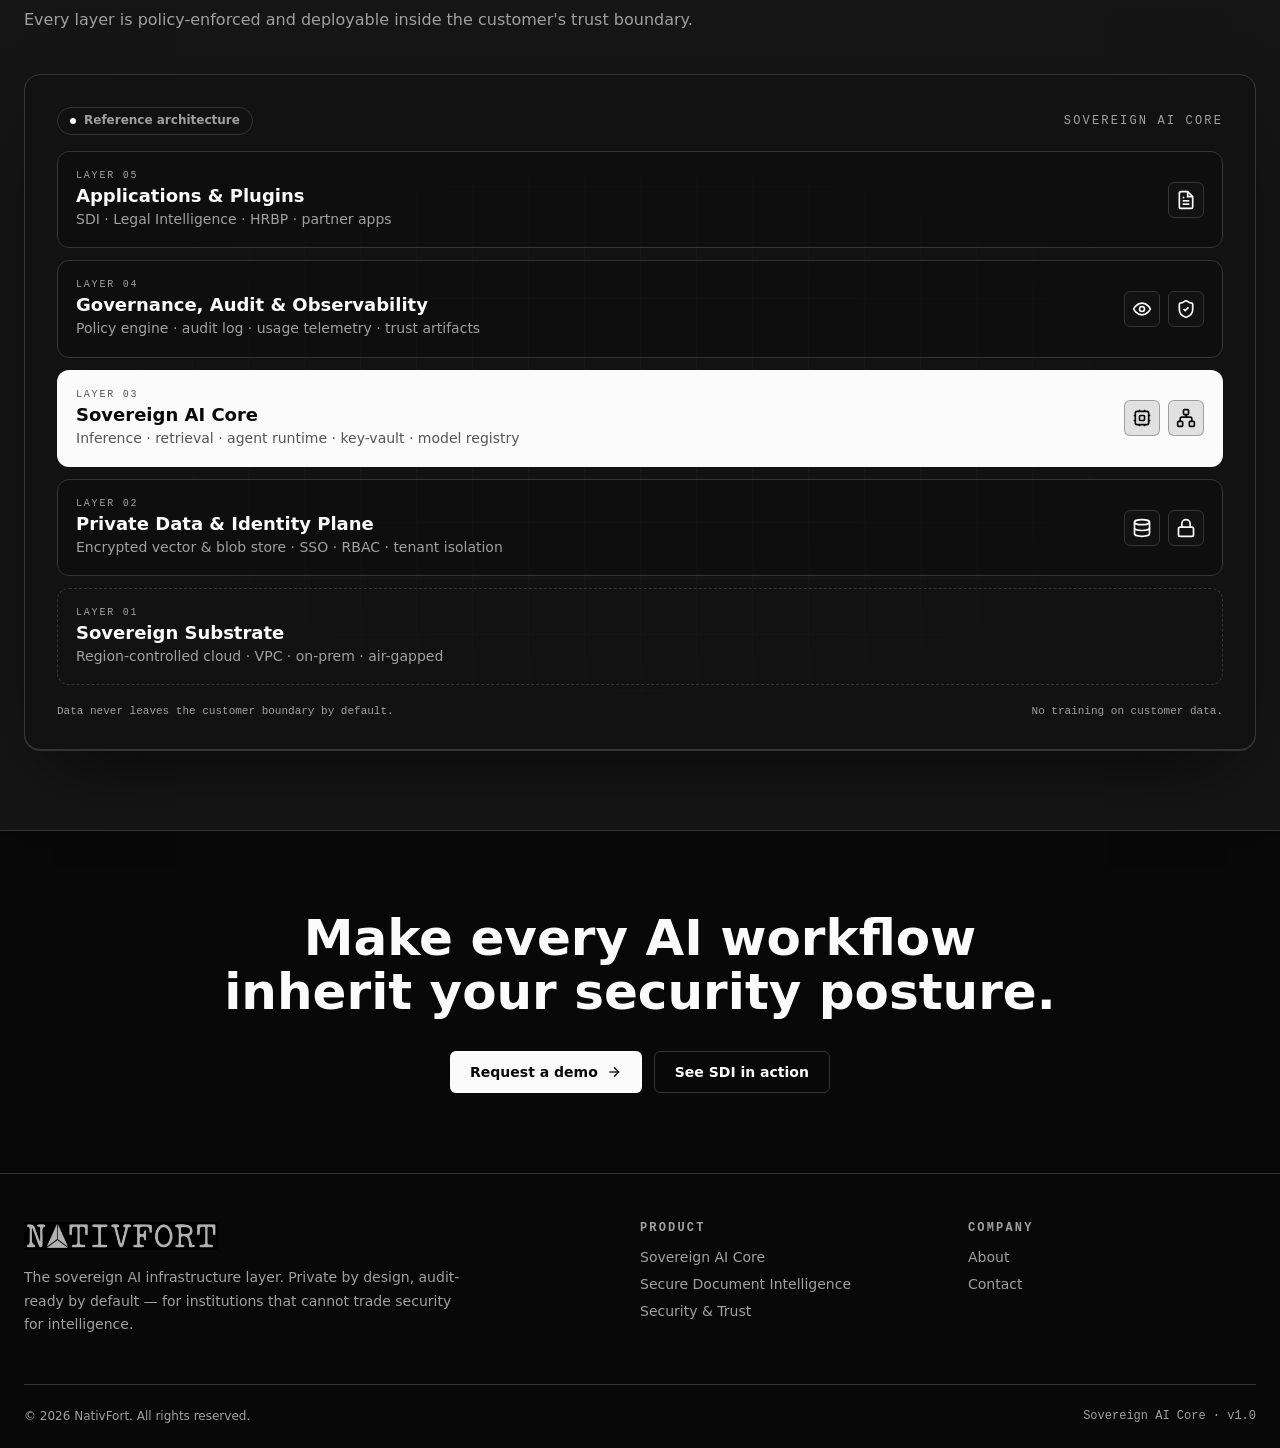
<file: platform.html>
<!doctype html>
<html lang="en" class="dark">
<head>
  <meta charset="utf-8">
  <meta name="viewport" content="width=device-width, initial-scale=1">
  <title>Sovereign AI Core — NativFort Platform</title>
  <meta name="description" content="Sovereign AI Core: private inference, retrieval, governance and monitoring for enterprise AI — deployable in VPC, dedicated tenant or air-gapped.">
  <meta name="author" content="NativFort">
  <meta property="og:title" content="Sovereign AI Core — NativFort Platform">
  <meta property="og:description" content="Sovereign AI Core: private inference, retrieval, governance and monitoring for enterprise AI — deployable in VPC, dedicated tenant or air-gapped.">
  <meta property="og:type" content="website">
  <meta name="twitter:card" content="summary_large_image">
  <script>try{document.documentElement.classList.toggle('dark',(localStorage.getItem('nf-theme')||'dark')==='dark')}catch(e){document.documentElement.classList.add('dark')}</script>
  <link rel="stylesheet" href="assets/styles.css">
</head>
<body>
<header class="header">
  <div class="container header-row">
    <a href="index.html" aria-label="NativFort home"><span class="logo"><img class="logo-light" src="assets/nativfort-logo-light.jpg" alt="NativFort"><img class="logo-dark" src="assets/nativfort-logo-dark.png" alt="NativFort"></span></a>
    <nav class="nav" aria-label="Main navigation"><a href="index.html" class="">Home</a><a href="platform.html" class="active">Platform</a><a href="sdi.html" class="">SDI</a><a href="security.html" class="">Security</a><a href="about.html" class="">About</a><a href="contact.html" class="">Contact</a></nav>
    <div class="header-actions">
      <button class="icon-button" data-theme-toggle type="button" aria-label="Toggle theme"></button>
      <a class="btn-primary demo-link" href="contact.html">Request demo</a>
      <button class="icon-button menu-toggle" data-menu-toggle type="button" aria-expanded="false" aria-label="Menu"><svg width="18" height="18" viewBox="0 0 24 24" fill="none" stroke="currentColor" stroke-width="2"><path d="M4 12h16"></path><path d="M4 6h16"></path><path d="M4 18h16"></path></svg></button>
    </div>
  </div>
  <nav class="mobile-nav" data-mobile-nav aria-label="Mobile navigation"><a href="index.html" class="">Home</a><a href="platform.html" class="active">Platform</a><a href="sdi.html" class="">SDI</a><a href="security.html" class="">Security</a><a href="about.html" class="">About</a><a href="contact.html" class="">Contact</a><a class="btn-primary" href="contact.html" style="margin-top:8px;">Request demo</a></nav>
</header>
<main class="main">
<section class="section"><div class="container page-hero"><span class="chip">Platform</span><h1>Sovereign AI Core</h1><p>The foundational AI infrastructure layer for enterprise inference, retrieval, governance, monitoring and deployment. One product. Three deployment modes. Zero compromise on residency, isolation or auditability.</p></div></section><section class="section"><div class="container section-pad"><div class="card-grid grid-3"><div class="metric-card"><div class="kicker mono">Deploy</div><strong>VPC · Dedicated · Air-gapped on-prem</strong></div><div class="metric-card"><div class="kicker mono">Isolate</div><strong>Per-tenant compute, storage and keys</strong></div><div class="metric-card"><div class="kicker mono">Audit</div><strong>Tamper-evident logs of every decision</strong></div></div></div></section><section class="section"><div class="container section-pad"><h2 class="section-title-small">Capabilities</h2><p class="copy" style="margin-top:12px;max-width:680px;">A complete enterprise AI stack — modular, policy-driven, and observable end to end.</p><div class="card-grid grid-3" style="margin-top:40px;"><article class="card"><div class="icon-box"><svg width="20" height="20" viewBox="0 0 24 24" fill="none" stroke="currentColor" stroke-width="2"><rect width="16" height="16" x="4" y="4" rx="2"></rect><rect width="6" height="6" x="9" y="9" rx="1"></rect><path d="M15 2v2M15 20v2M2 15h2M2 9h2M20 15h2M20 9h2M9 2v2M9 20v2"></path></svg></div><h3>Private inference</h3><p>Open and proprietary models served inside the customer boundary, with per-tenant isolation and quotas.</p></article><article class="card"><div class="icon-box"><svg width="20" height="20" viewBox="0 0 24 24" fill="none" stroke="currentColor" stroke-width="2"><ellipse cx="12" cy="5" rx="9" ry="3"></ellipse><path d="M3 5v14c0 1.66 4.03 3 9 3s9-1.34 9-3V5"></path><path d="M3 12c0 1.66 4.03 3 9 3s9-1.34 9-3"></path></svg></div><h3>Sovereign retrieval</h3><p>Encrypted vector and document stores with row-level access control and tenant-scoped indexes.</p></article><article class="card"><div class="icon-box"><svg width="20" height="20" viewBox="0 0 24 24" fill="none" stroke="currentColor" stroke-width="2"><rect x="16" y="16" width="6" height="6" rx="1"></rect><rect x="2" y="16" width="6" height="6" rx="1"></rect><rect x="9" y="2" width="6" height="6" rx="1"></rect><path d="M5 16v-3a2 2 0 0 1 2-2h10a2 2 0 0 1 2 2v3"></path><path d="M12 8v3"></path></svg></div><h3>Agent runtime</h3><p>Tool-using agents that execute against approved systems through policy-checked connectors.</p></article><article class="card"><div class="icon-box"><svg width="20" height="20" viewBox="0 0 24 24" fill="none" stroke="currentColor" stroke-width="2"><path d="M20 13c0 5-3.5 7.5-7.66 8.95a1 1 0 0 1-.68-.01C7.5 20.5 4 18 4 13V6a1 1 0 0 1 1-1c2 0 4.5-1.2 6.24-2.72a1.17 1.17 0 0 1 1.52 0C14.5 3.8 17 5 19 5a1 1 0 0 1 1 1z"></path><path d="m9 12 2 2 4-4"></path></svg></div><h3>Governance & policy</h3><p>Centralised guardrails for prompts, retrievals, redactions and external calls — enforced at the gateway.</p></article><article class="card"><div class="icon-box"><svg width="20" height="20" viewBox="0 0 24 24" fill="none" stroke="currentColor" stroke-width="2"><path d="m12 14 4-4"></path><path d="M3.34 19a10 10 0 1 1 17.32 0"></path></svg></div><h3>Monitoring & telemetry</h3><p>Per-prompt observability, cost attribution, drift signals and tamper-evident audit trails.</p></article><article class="card"><div class="icon-box"><svg width="20" height="20" viewBox="0 0 24 24" fill="none" stroke="currentColor" stroke-width="2"><circle cx="6" cy="3" r="3"></circle><circle cx="18" cy="19" r="3"></circle><circle cx="6" cy="21" r="3"></circle><path d="M6 6v12"></path><path d="M9 18h6a3 3 0 0 0 3-3V5"></path></svg></div><h3>Model & prompt registry</h3><p>Versioned models, prompts and evaluations with promotion workflows and rollback.</p></article></div></div></section><section class="section section-muted"><div class="container section-pad"><h2 class="section-title-small">Architecture</h2><p class="copy" style="margin-top:12px;max-width:680px;">Every layer is policy-enforced and deployable inside the customer's trust boundary.</p><div style="margin-top:40px;"><div class="architecture"><div class="grid-bg"></div><div class="architecture-inner"><div class="arch-header"><span class="chip"><span class="dot"></span>Reference architecture</span><span class="mono kicker">SOVEREIGN AI CORE</span></div><div class="layer "><div><div class="num mono">Layer 05</div><div class="title">Applications & Plugins</div><div class="sub">SDI · Legal Intelligence · HRBP · partner apps</div></div><div class="layer-icons"><span><svg width="20" height="20" viewBox="0 0 24 24" fill="none" stroke="currentColor" stroke-width="2"><path d="M14 2H6a2 2 0 0 0-2 2v16a2 2 0 0 0 2 2h12a2 2 0 0 0 2-2V8z"></path><path d="M14 2v6h6"></path><path d="M16 13H8"></path><path d="M16 17H8"></path><path d="M10 9H8"></path></svg></span></div></div><div class="layer "><div><div class="num mono">Layer 04</div><div class="title">Governance, Audit & Observability</div><div class="sub">Policy engine · audit log · usage telemetry · trust artifacts</div></div><div class="layer-icons"><span><svg width="20" height="20" viewBox="0 0 24 24" fill="none" stroke="currentColor" stroke-width="2"><path d="M2 12s3-7 10-7 10 7 10 7-3 7-10 7-10-7-10-7Z"></path><circle cx="12" cy="12" r="3"></circle></svg></span><span><svg width="20" height="20" viewBox="0 0 24 24" fill="none" stroke="currentColor" stroke-width="2"><path d="M20 13c0 5-3.5 7.5-7.66 8.95a1 1 0 0 1-.68-.01C7.5 20.5 4 18 4 13V6a1 1 0 0 1 1-1c2 0 4.5-1.2 6.24-2.72a1.17 1.17 0 0 1 1.52 0C14.5 3.8 17 5 19 5a1 1 0 0 1 1 1z"></path><path d="m9 12 2 2 4-4"></path></svg></span></div></div><div class="layer strong"><div><div class="num mono">Layer 03</div><div class="title">Sovereign AI Core</div><div class="sub">Inference · retrieval · agent runtime · key-vault · model registry</div></div><div class="layer-icons"><span><svg width="20" height="20" viewBox="0 0 24 24" fill="none" stroke="currentColor" stroke-width="2"><rect width="16" height="16" x="4" y="4" rx="2"></rect><rect width="6" height="6" x="9" y="9" rx="1"></rect><path d="M15 2v2M15 20v2M2 15h2M2 9h2M20 15h2M20 9h2M9 2v2M9 20v2"></path></svg></span><span><svg width="20" height="20" viewBox="0 0 24 24" fill="none" stroke="currentColor" stroke-width="2"><rect x="16" y="16" width="6" height="6" rx="1"></rect><rect x="2" y="16" width="6" height="6" rx="1"></rect><rect x="9" y="2" width="6" height="6" rx="1"></rect><path d="M5 16v-3a2 2 0 0 1 2-2h10a2 2 0 0 1 2 2v3"></path><path d="M12 8v3"></path></svg></span></div></div><div class="layer "><div><div class="num mono">Layer 02</div><div class="title">Private Data & Identity Plane</div><div class="sub">Encrypted vector & blob store · SSO · RBAC · tenant isolation</div></div><div class="layer-icons"><span><svg width="20" height="20" viewBox="0 0 24 24" fill="none" stroke="currentColor" stroke-width="2"><ellipse cx="12" cy="5" rx="9" ry="3"></ellipse><path d="M3 5v14c0 1.66 4.03 3 9 3s9-1.34 9-3V5"></path><path d="M3 12c0 1.66 4.03 3 9 3s9-1.34 9-3"></path></svg></span><span><svg width="20" height="20" viewBox="0 0 24 24" fill="none" stroke="currentColor" stroke-width="2"><rect width="18" height="11" x="3" y="11" rx="2"></rect><path d="M7 11V7a5 5 0 0 1 10 0v4"></path></svg></span></div></div><div class="layer base"><div><div class="num mono">Layer 01</div><div class="title">Sovereign Substrate</div><div class="sub">Region-controlled cloud · VPC · on-prem · air-gapped</div></div><div class="layer-icons"></div></div><div class="arch-footer mono"><span>Data never leaves the customer boundary by default.</span><span>No training on customer data.</span></div></div></div></div></div></section><section><div class="container section-pad center"><h2 class="section-title">Make every AI workflow inherit your security posture.</h2><div class="actions" style="justify-content:center;"><a class="btn-primary" href="contact.html">Request a demo <svg width="16" height="16" viewBox="0 0 24 24" fill="none" stroke="currentColor" stroke-width="2"><path d="M5 12h14"></path><path d="m12 5 7 7-7 7"></path></svg></a><a class="btn-ghost" href="sdi.html">See SDI in action</a></div></div></section>
</main>
<footer class="footer">
  <div class="container">
    <div class="footer-grid">
      <div><span class="logo"><img class="logo-light" src="assets/nativfort-logo-light.jpg" alt="NativFort"><img class="logo-dark" src="assets/nativfort-logo-dark.png" alt="NativFort"></span><p>The sovereign AI infrastructure layer. Private by design, audit-ready by default — for institutions that cannot trade security for intelligence.</p></div>
      <div><h4>Product</h4><ul><li><a href="platform.html">Sovereign AI Core</a></li><li><a href="sdi.html">Secure Document Intelligence</a></li><li><a href="security.html">Security & Trust</a></li></ul></div>
      <div><h4>Company</h4><ul><li><a href="about.html">About</a></li><li><a href="contact.html">Contact</a></li></ul></div>
    </div>
    <div class="footer-bottom"><span>© 2026 NativFort. All rights reserved.</span><span class="mono">Sovereign AI Core · v1.0</span></div>
  </div>
</footer>
<script src="assets/site.js"></script>
</body>
</html>
</file>
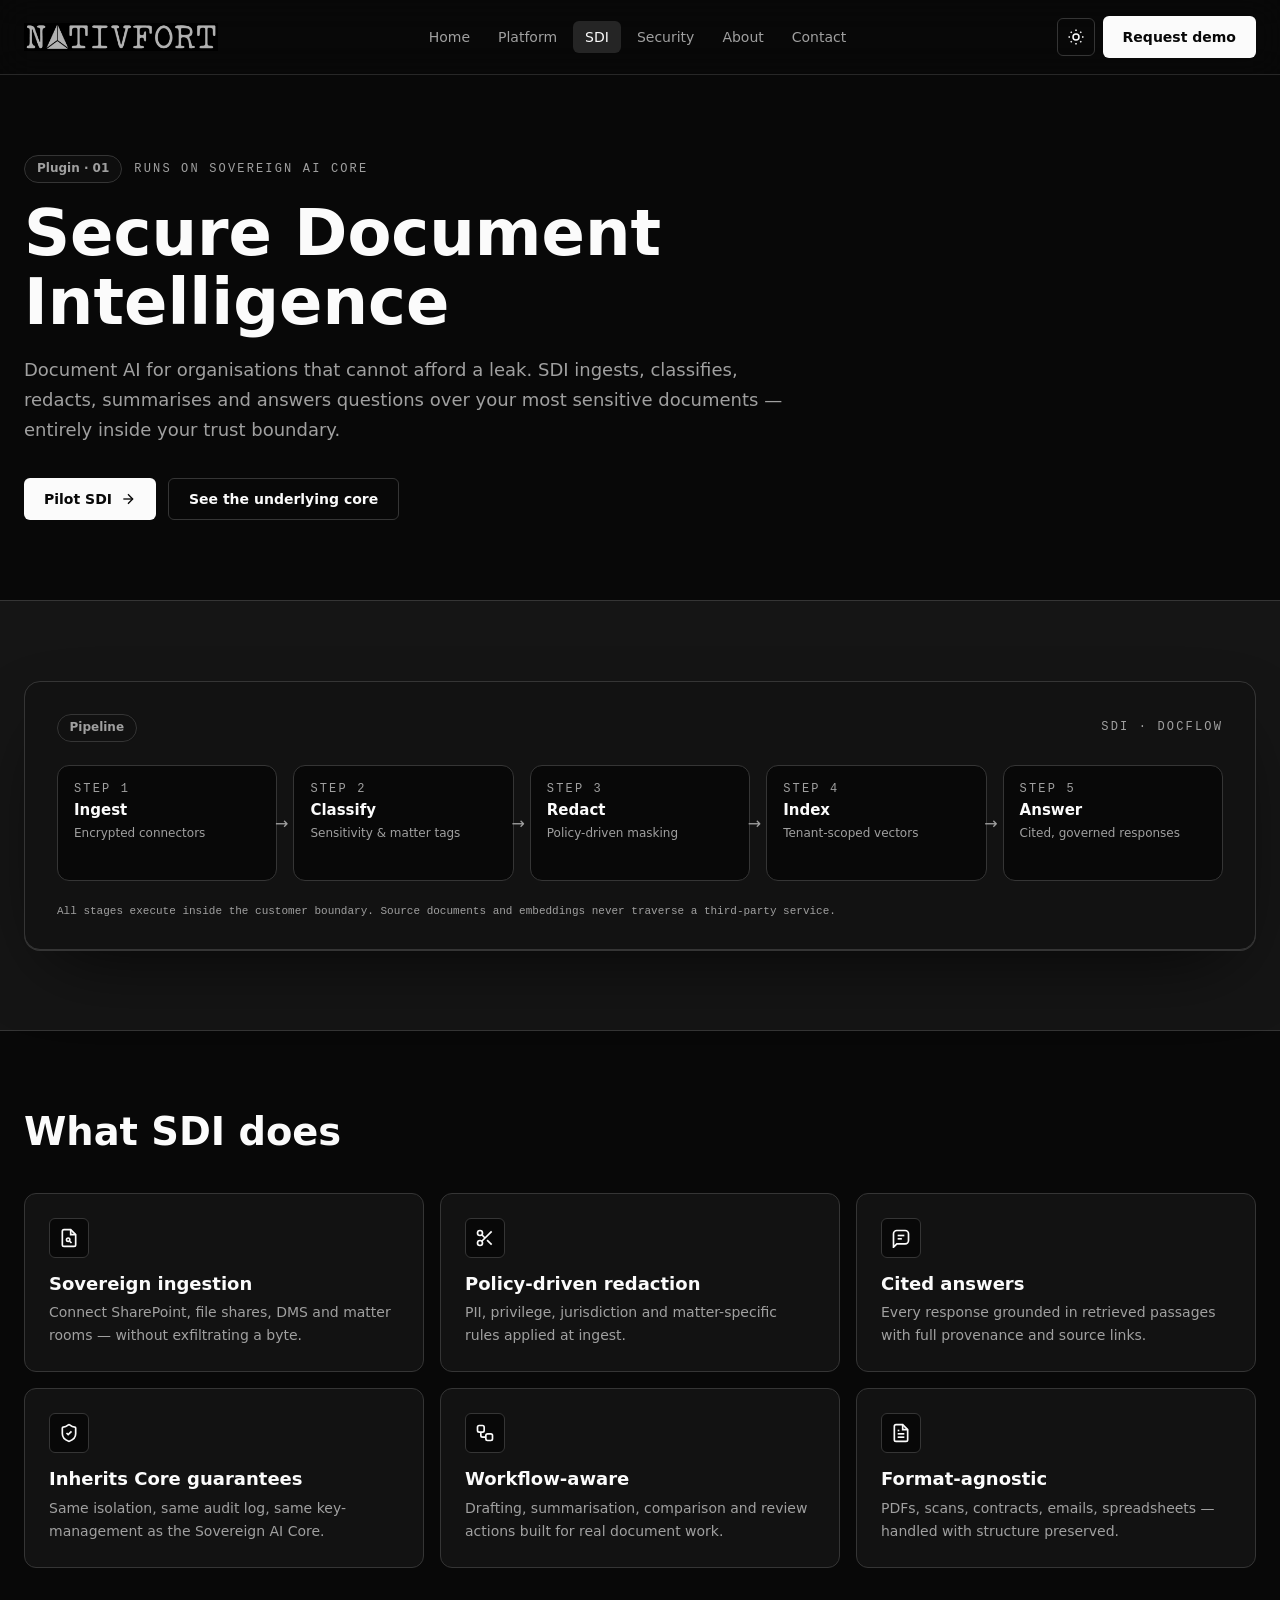
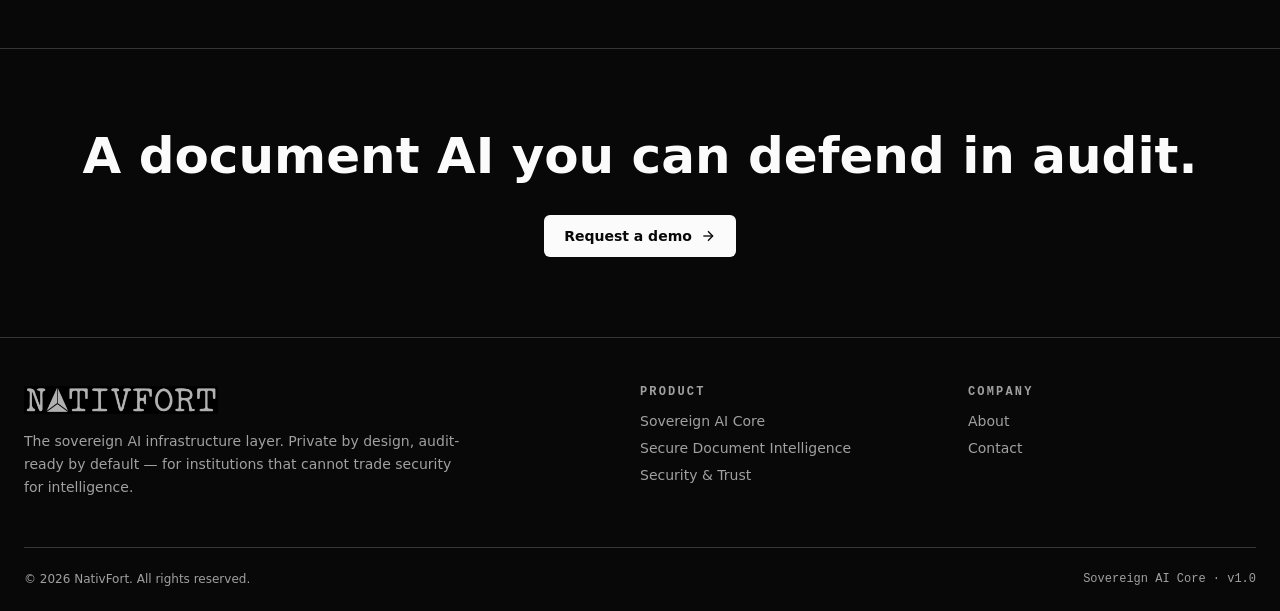
<file: sdi.html>
<!doctype html>
<html lang="en" class="dark">
<head>
  <meta charset="utf-8">
  <meta name="viewport" content="width=device-width, initial-scale=1">
  <title>Secure Document Intelligence — NativFort SDI</title>
  <meta name="description" content="Ingest, classify, redact, summarise and query sensitive documents inside your trust boundary — running on the Sovereign AI Core.">
  <meta name="author" content="NativFort">
  <meta property="og:title" content="Secure Document Intelligence — NativFort SDI">
  <meta property="og:description" content="Ingest, classify, redact, summarise and query sensitive documents inside your trust boundary — running on the Sovereign AI Core.">
  <meta property="og:type" content="website">
  <meta name="twitter:card" content="summary_large_image">
  <script>try{document.documentElement.classList.toggle('dark',(localStorage.getItem('nf-theme')||'dark')==='dark')}catch(e){document.documentElement.classList.add('dark')}</script>
  <link rel="stylesheet" href="assets/styles.css">
</head>
<body>
<header class="header">
  <div class="container header-row">
    <a href="index.html" aria-label="NativFort home"><span class="logo"><img class="logo-light" src="assets/nativfort-logo-light.jpg" alt="NativFort"><img class="logo-dark" src="assets/nativfort-logo-dark.png" alt="NativFort"></span></a>
    <nav class="nav" aria-label="Main navigation"><a href="index.html" class="">Home</a><a href="platform.html" class="">Platform</a><a href="sdi.html" class="active">SDI</a><a href="security.html" class="">Security</a><a href="about.html" class="">About</a><a href="contact.html" class="">Contact</a></nav>
    <div class="header-actions">
      <button class="icon-button" data-theme-toggle type="button" aria-label="Toggle theme"></button>
      <a class="btn-primary demo-link" href="contact.html">Request demo</a>
      <button class="icon-button menu-toggle" data-menu-toggle type="button" aria-expanded="false" aria-label="Menu"><svg width="18" height="18" viewBox="0 0 24 24" fill="none" stroke="currentColor" stroke-width="2"><path d="M4 12h16"></path><path d="M4 6h16"></path><path d="M4 18h16"></path></svg></button>
    </div>
  </div>
  <nav class="mobile-nav" data-mobile-nav aria-label="Mobile navigation"><a href="index.html" class="">Home</a><a href="platform.html" class="">Platform</a><a href="sdi.html" class="active">SDI</a><a href="security.html" class="">Security</a><a href="about.html" class="">About</a><a href="contact.html" class="">Contact</a><a class="btn-primary" href="contact.html" style="margin-top:8px;">Request demo</a></nav>
</header>
<main class="main">
<section class="section"><div class="container page-hero"><div style="display:flex;align-items:center;gap:12px;flex-wrap:wrap;"><span class="chip">Plugin · 01</span><span class="mono kicker">runs on Sovereign AI Core</span></div><h1>Secure Document Intelligence</h1><p>Document AI for organisations that cannot afford a leak. SDI ingests, classifies, redacts, summarises and answers questions over your most sensitive documents — entirely inside your trust boundary.</p><div class="actions"><a class="btn-primary" href="contact.html">Pilot SDI <svg width="16" height="16" viewBox="0 0 24 24" fill="none" stroke="currentColor" stroke-width="2"><path d="M5 12h14"></path><path d="m12 5 7 7-7 7"></path></svg></a><a class="btn-ghost" href="platform.html">See the underlying core</a></div></div></section><section class="section section-muted"><div class="container section-pad"><div class="pipeline"><div class="pipeline-head"><span class="chip">Pipeline</span><span class="mono kicker">SDI · DOCFLOW</span></div><div class="card-grid grid-5"><div class="pipeline-step"><div class="mono kicker">Step 1</div><strong>Ingest</strong><span>Encrypted connectors</span></div><div class="pipeline-step"><div class="mono kicker">Step 2</div><strong>Classify</strong><span>Sensitivity & matter tags</span></div><div class="pipeline-step"><div class="mono kicker">Step 3</div><strong>Redact</strong><span>Policy-driven masking</span></div><div class="pipeline-step"><div class="mono kicker">Step 4</div><strong>Index</strong><span>Tenant-scoped vectors</span></div><div class="pipeline-step"><div class="mono kicker">Step 5</div><strong>Answer</strong><span>Cited, governed responses</span></div></div><div class="pipeline-note mono">All stages execute inside the customer boundary. Source documents and embeddings never traverse a third-party service.</div></div></div></section><section class="section"><div class="container section-pad"><h2 class="section-title-small">What SDI does</h2><div class="card-grid grid-3" style="margin-top:40px;"><article class="card"><div class="icon-box"><svg width="20" height="20" viewBox="0 0 24 24" fill="none" stroke="currentColor" stroke-width="2"><path d="M14 2H6a2 2 0 0 0-2 2v16a2 2 0 0 0 2 2h12a2 2 0 0 0 2-2V8z"></path><path d="M14 2v6h6"></path><circle cx="11" cy="14" r="2"></circle><path d="m13 16 2 2"></path></svg></div><h3>Sovereign ingestion</h3><p>Connect SharePoint, file shares, DMS and matter rooms — without exfiltrating a byte.</p></article><article class="card"><div class="icon-box"><svg width="20" height="20" viewBox="0 0 24 24" fill="none" stroke="currentColor" stroke-width="2"><circle cx="6" cy="6" r="3"></circle><circle cx="6" cy="18" r="3"></circle><path d="M20 4 8.12 15.88"></path><path d="M14.47 14.48 20 20"></path><path d="M8.12 8.12 12 12"></path></svg></div><h3>Policy-driven redaction</h3><p>PII, privilege, jurisdiction and matter-specific rules applied at ingest.</p></article><article class="card"><div class="icon-box"><svg width="20" height="20" viewBox="0 0 24 24" fill="none" stroke="currentColor" stroke-width="2"><path d="M21 15a4 4 0 0 1-4 4H7l-4 4V7a4 4 0 0 1 4-4h10a4 4 0 0 1 4 4z"></path><path d="M8 9h8"></path><path d="M8 13h5"></path></svg></div><h3>Cited answers</h3><p>Every response grounded in retrieved passages with full provenance and source links.</p></article><article class="card"><div class="icon-box"><svg width="20" height="20" viewBox="0 0 24 24" fill="none" stroke="currentColor" stroke-width="2"><path d="M20 13c0 5-3.5 7.5-7.66 8.95a1 1 0 0 1-.68-.01C7.5 20.5 4 18 4 13V6a1 1 0 0 1 1-1c2 0 4.5-1.2 6.24-2.72a1.17 1.17 0 0 1 1.52 0C14.5 3.8 17 5 19 5a1 1 0 0 1 1 1z"></path><path d="m9 12 2 2 4-4"></path></svg></div><h3>Inherits Core guarantees</h3><p>Same isolation, same audit log, same key-management as the Sovereign AI Core.</p></article><article class="card"><div class="icon-box"><svg width="20" height="20" viewBox="0 0 24 24" fill="none" stroke="currentColor" stroke-width="2"><rect width="8" height="8" x="3" y="3" rx="2"></rect><rect width="8" height="8" x="13" y="13" rx="2"></rect><path d="M7 11v4a2 2 0 0 0 2 2h4"></path></svg></div><h3>Workflow-aware</h3><p>Drafting, summarisation, comparison and review actions built for real document work.</p></article><article class="card"><div class="icon-box"><svg width="20" height="20" viewBox="0 0 24 24" fill="none" stroke="currentColor" stroke-width="2"><path d="M14 2H6a2 2 0 0 0-2 2v16a2 2 0 0 0 2 2h12a2 2 0 0 0 2-2V8z"></path><path d="M14 2v6h6"></path><path d="M16 13H8"></path><path d="M16 17H8"></path><path d="M10 9H8"></path></svg></div><h3>Format-agnostic</h3><p>PDFs, scans, contracts, emails, spreadsheets — handled with structure preserved.</p></article></div></div></section><section><div class="container section-pad center"><h2 class="section-title">A document AI you can defend in audit.</h2><div class="actions" style="justify-content:center;"><a class="btn-primary" href="contact.html">Request a demo <svg width="16" height="16" viewBox="0 0 24 24" fill="none" stroke="currentColor" stroke-width="2"><path d="M5 12h14"></path><path d="m12 5 7 7-7 7"></path></svg></a></div></div></section>
</main>
<footer class="footer">
  <div class="container">
    <div class="footer-grid">
      <div><span class="logo"><img class="logo-light" src="assets/nativfort-logo-light.jpg" alt="NativFort"><img class="logo-dark" src="assets/nativfort-logo-dark.png" alt="NativFort"></span><p>The sovereign AI infrastructure layer. Private by design, audit-ready by default — for institutions that cannot trade security for intelligence.</p></div>
      <div><h4>Product</h4><ul><li><a href="platform.html">Sovereign AI Core</a></li><li><a href="sdi.html">Secure Document Intelligence</a></li><li><a href="security.html">Security & Trust</a></li></ul></div>
      <div><h4>Company</h4><ul><li><a href="about.html">About</a></li><li><a href="contact.html">Contact</a></li></ul></div>
    </div>
    <div class="footer-bottom"><span>© 2026 NativFort. All rights reserved.</span><span class="mono">Sovereign AI Core · v1.0</span></div>
  </div>
</footer>
<script src="assets/site.js"></script>
</body>
</html>
</file>
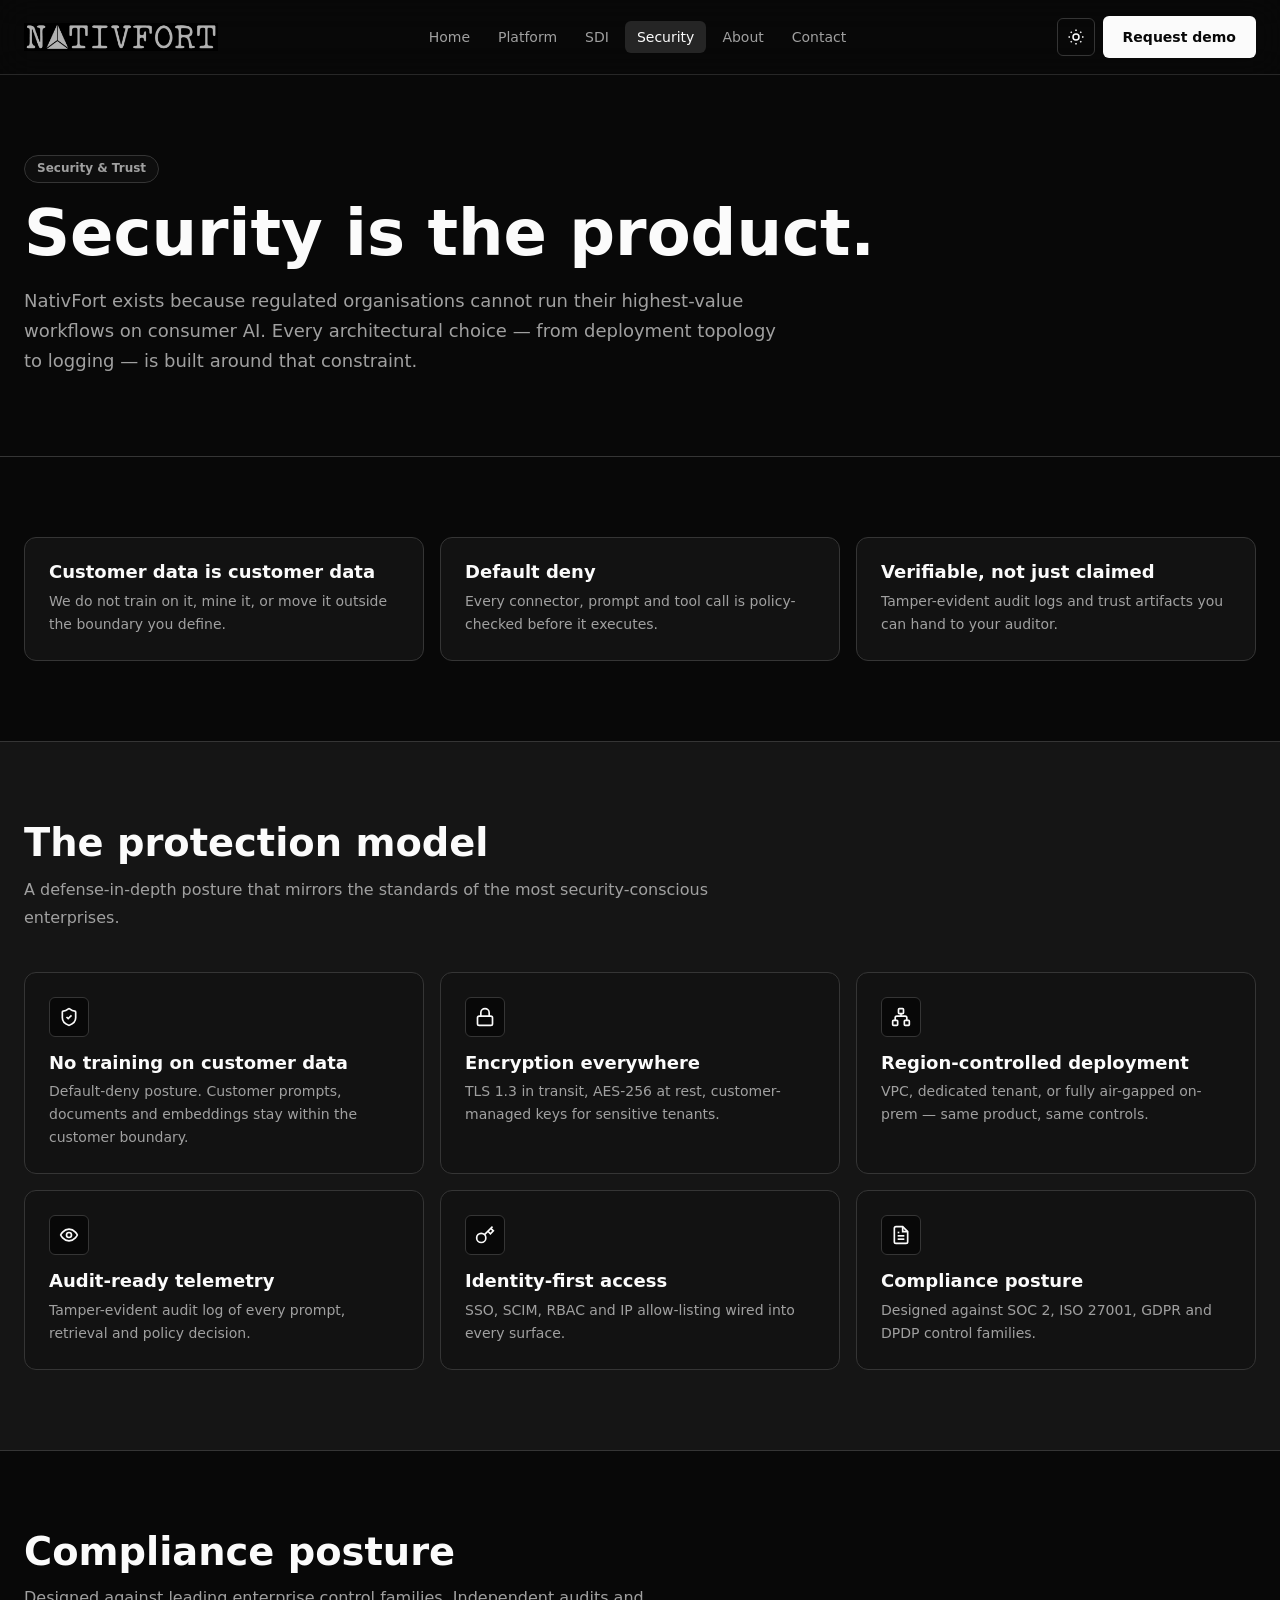
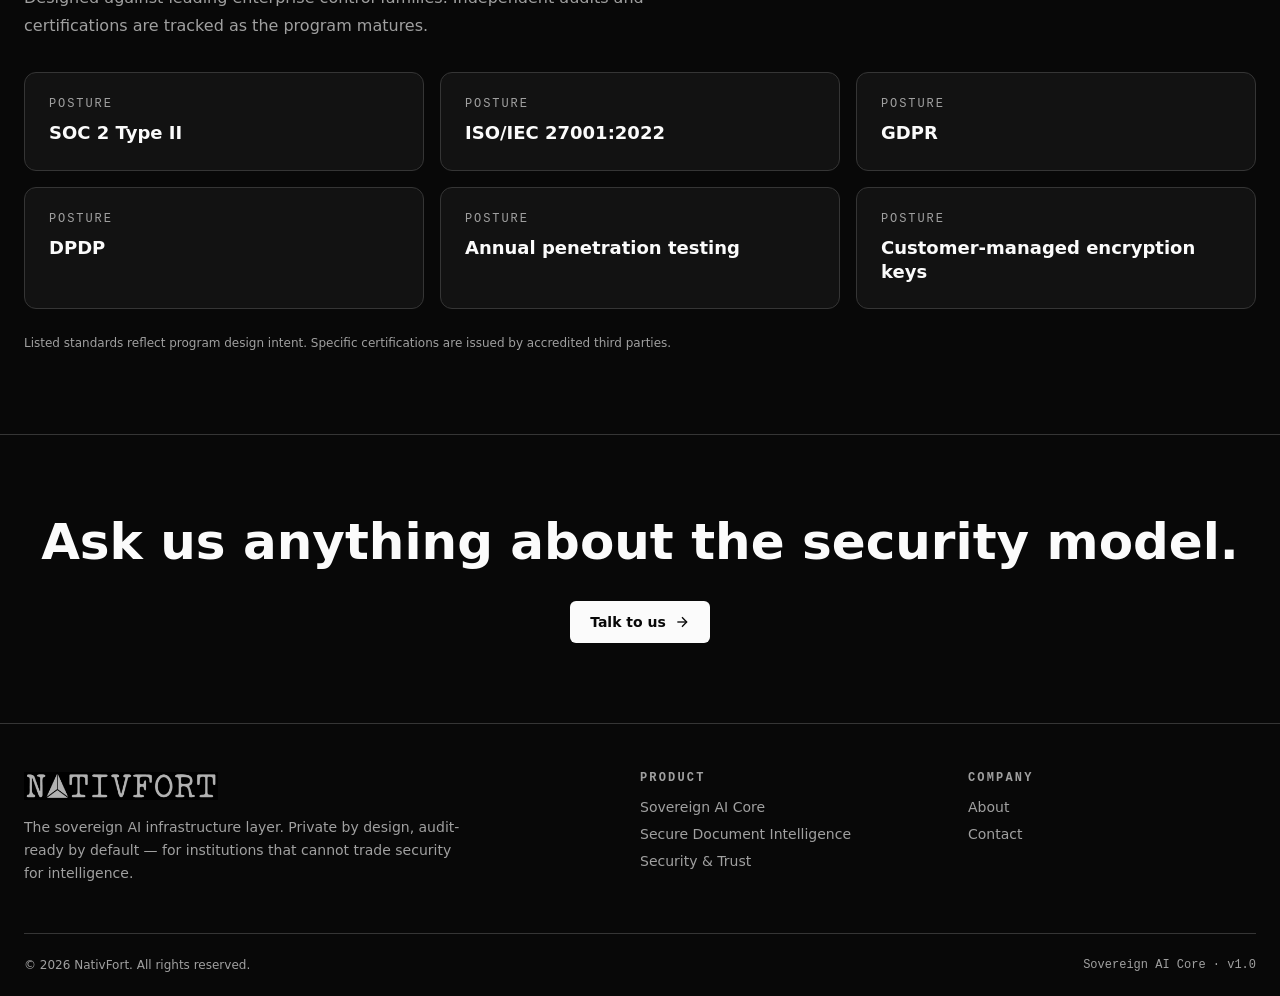
<file: security.html>
<!doctype html>
<html lang="en" class="dark">
<head>
  <meta charset="utf-8">
  <meta name="viewport" content="width=device-width, initial-scale=1">
  <title>Security & Trust — NativFort</title>
  <meta name="description" content="How NativFort delivers private, region-controlled, audit-ready AI: isolation, encryption, identity, governance and compliance posture.">
  <meta name="author" content="NativFort">
  <meta property="og:title" content="Security & Trust — NativFort">
  <meta property="og:description" content="How NativFort delivers private, region-controlled, audit-ready AI: isolation, encryption, identity, governance and compliance posture.">
  <meta property="og:type" content="website">
  <meta name="twitter:card" content="summary_large_image">
  <script>try{document.documentElement.classList.toggle('dark',(localStorage.getItem('nf-theme')||'dark')==='dark')}catch(e){document.documentElement.classList.add('dark')}</script>
  <link rel="stylesheet" href="assets/styles.css">
</head>
<body>
<header class="header">
  <div class="container header-row">
    <a href="index.html" aria-label="NativFort home"><span class="logo"><img class="logo-light" src="assets/nativfort-logo-light.jpg" alt="NativFort"><img class="logo-dark" src="assets/nativfort-logo-dark.png" alt="NativFort"></span></a>
    <nav class="nav" aria-label="Main navigation"><a href="index.html" class="">Home</a><a href="platform.html" class="">Platform</a><a href="sdi.html" class="">SDI</a><a href="security.html" class="active">Security</a><a href="about.html" class="">About</a><a href="contact.html" class="">Contact</a></nav>
    <div class="header-actions">
      <button class="icon-button" data-theme-toggle type="button" aria-label="Toggle theme"></button>
      <a class="btn-primary demo-link" href="contact.html">Request demo</a>
      <button class="icon-button menu-toggle" data-menu-toggle type="button" aria-expanded="false" aria-label="Menu"><svg width="18" height="18" viewBox="0 0 24 24" fill="none" stroke="currentColor" stroke-width="2"><path d="M4 12h16"></path><path d="M4 6h16"></path><path d="M4 18h16"></path></svg></button>
    </div>
  </div>
  <nav class="mobile-nav" data-mobile-nav aria-label="Mobile navigation"><a href="index.html" class="">Home</a><a href="platform.html" class="">Platform</a><a href="sdi.html" class="">SDI</a><a href="security.html" class="active">Security</a><a href="about.html" class="">About</a><a href="contact.html" class="">Contact</a><a class="btn-primary" href="contact.html" style="margin-top:8px;">Request demo</a></nav>
</header>
<main class="main">
<section class="section"><div class="container page-hero"><span class="chip">Security & Trust</span><h1>Security is the product.</h1><p>NativFort exists because regulated organisations cannot run their highest-value workflows on consumer AI. Every architectural choice — from deployment topology to logging — is built around that constraint.</p></div></section><section class="section"><div class="container section-pad"><div class="card-grid grid-3"><article class="card"><h3>Customer data is customer data</h3><p>We do not train on it, mine it, or move it outside the boundary you define.</p></article><article class="card"><h3>Default deny</h3><p>Every connector, prompt and tool call is policy-checked before it executes.</p></article><article class="card"><h3>Verifiable, not just claimed</h3><p>Tamper-evident audit logs and trust artifacts you can hand to your auditor.</p></article></div></div></section><section class="section section-muted"><div class="container section-pad"><h2 class="section-title-small">The protection model</h2><p class="copy" style="margin-top:12px;max-width:720px;">A defense-in-depth posture that mirrors the standards of the most security-conscious enterprises.</p><div style="margin-top:40px;"><div class="card-grid grid-3"><article class="card"><div class="icon-box"><svg width="20" height="20" viewBox="0 0 24 24" fill="none" stroke="currentColor" stroke-width="2"><path d="M20 13c0 5-3.5 7.5-7.66 8.95a1 1 0 0 1-.68-.01C7.5 20.5 4 18 4 13V6a1 1 0 0 1 1-1c2 0 4.5-1.2 6.24-2.72a1.17 1.17 0 0 1 1.52 0C14.5 3.8 17 5 19 5a1 1 0 0 1 1 1z"></path><path d="m9 12 2 2 4-4"></path></svg></div><h3>No training on customer data</h3><p>Default-deny posture. Customer prompts, documents and embeddings stay within the customer boundary.</p></article><article class="card"><div class="icon-box"><svg width="20" height="20" viewBox="0 0 24 24" fill="none" stroke="currentColor" stroke-width="2"><rect width="18" height="11" x="3" y="11" rx="2"></rect><path d="M7 11V7a5 5 0 0 1 10 0v4"></path></svg></div><h3>Encryption everywhere</h3><p>TLS 1.3 in transit, AES-256 at rest, customer-managed keys for sensitive tenants.</p></article><article class="card"><div class="icon-box"><svg width="20" height="20" viewBox="0 0 24 24" fill="none" stroke="currentColor" stroke-width="2"><rect x="16" y="16" width="6" height="6" rx="1"></rect><rect x="2" y="16" width="6" height="6" rx="1"></rect><rect x="9" y="2" width="6" height="6" rx="1"></rect><path d="M5 16v-3a2 2 0 0 1 2-2h10a2 2 0 0 1 2 2v3"></path><path d="M12 8v3"></path></svg></div><h3>Region-controlled deployment</h3><p>VPC, dedicated tenant, or fully air-gapped on-prem — same product, same controls.</p></article><article class="card"><div class="icon-box"><svg width="20" height="20" viewBox="0 0 24 24" fill="none" stroke="currentColor" stroke-width="2"><path d="M2 12s3-7 10-7 10 7 10 7-3 7-10 7-10-7-10-7Z"></path><circle cx="12" cy="12" r="3"></circle></svg></div><h3>Audit-ready telemetry</h3><p>Tamper-evident audit log of every prompt, retrieval and policy decision.</p></article><article class="card"><div class="icon-box"><svg width="20" height="20" viewBox="0 0 24 24" fill="none" stroke="currentColor" stroke-width="2"><circle cx="7.5" cy="15.5" r="5.5"></circle><path d="m21 2-9.6 9.6"></path><path d="m15.5 7.5 3 3L22 7l-3-3"></path></svg></div><h3>Identity-first access</h3><p>SSO, SCIM, RBAC and IP allow-listing wired into every surface.</p></article><article class="card"><div class="icon-box"><svg width="20" height="20" viewBox="0 0 24 24" fill="none" stroke="currentColor" stroke-width="2"><path d="M14 2H6a2 2 0 0 0-2 2v16a2 2 0 0 0 2 2h12a2 2 0 0 0 2-2V8z"></path><path d="M14 2v6h6"></path><path d="M16 13H8"></path><path d="M16 17H8"></path><path d="M10 9H8"></path></svg></div><h3>Compliance posture</h3><p>Designed against SOC 2, ISO 27001, GDPR and DPDP control families.</p></article></div></div></div></section><section class="section"><div class="container section-pad"><h2 class="section-title-small">Compliance posture</h2><p class="copy" style="margin-top:12px;max-width:720px;">Designed against leading enterprise control families. Independent audits and certifications are tracked as the program matures.</p><div class="card-grid grid-3" style="margin-top:32px;"><div class="metric-card"><div class="kicker mono">Posture</div><strong>SOC 2 Type II</strong></div><div class="metric-card"><div class="kicker mono">Posture</div><strong>ISO/IEC 27001:2022</strong></div><div class="metric-card"><div class="kicker mono">Posture</div><strong>GDPR</strong></div><div class="metric-card"><div class="kicker mono">Posture</div><strong>DPDP</strong></div><div class="metric-card"><div class="kicker mono">Posture</div><strong>Annual penetration testing</strong></div><div class="metric-card"><div class="kicker mono">Posture</div><strong>Customer-managed encryption keys</strong></div></div><p class="copy" style="margin-top:24px;font-size:12px;">Listed standards reflect program design intent. Specific certifications are issued by accredited third parties.</p></div></section><section><div class="container section-pad center"><h2 class="section-title">Ask us anything about the security model.</h2><div class="actions" style="justify-content:center;"><a class="btn-primary" href="contact.html">Talk to us <svg width="16" height="16" viewBox="0 0 24 24" fill="none" stroke="currentColor" stroke-width="2"><path d="M5 12h14"></path><path d="m12 5 7 7-7 7"></path></svg></a></div></div></section>
</main>
<footer class="footer">
  <div class="container">
    <div class="footer-grid">
      <div><span class="logo"><img class="logo-light" src="assets/nativfort-logo-light.jpg" alt="NativFort"><img class="logo-dark" src="assets/nativfort-logo-dark.png" alt="NativFort"></span><p>The sovereign AI infrastructure layer. Private by design, audit-ready by default — for institutions that cannot trade security for intelligence.</p></div>
      <div><h4>Product</h4><ul><li><a href="platform.html">Sovereign AI Core</a></li><li><a href="sdi.html">Secure Document Intelligence</a></li><li><a href="security.html">Security & Trust</a></li></ul></div>
      <div><h4>Company</h4><ul><li><a href="about.html">About</a></li><li><a href="contact.html">Contact</a></li></ul></div>
    </div>
    <div class="footer-bottom"><span>© 2026 NativFort. All rights reserved.</span><span class="mono">Sovereign AI Core · v1.0</span></div>
  </div>
</footer>
<script src="assets/site.js"></script>
</body>
</html>
</file>
<file: assets/styles.css>
:root {
  --radius: 8px;
  --background: #ffffff;
  --foreground: #171717;
  --card: #fafafa;
  --muted: #f4f4f5;
  --muted-foreground: #666666;
  --accent: #eeeeef;
  --border: #e4e4e7;
  --input: #dedee3;
  --ring: #171717;
  --primary: #171717;
  --primary-foreground: #ffffff;
  --destructive: #c22f2f;
  --grid-line: color-mix(in oklab, var(--foreground) 8%, transparent);
  --gradient-hero: radial-gradient(ellipse at top, color-mix(in oklab, var(--foreground) 6%, transparent), transparent 60%);
  --shadow-soft: 0 1px 0 0 var(--border), 0 24px 60px -30px color-mix(in oklab, var(--foreground) 20%, transparent);
}
html.dark {
  --background: #080808;
  --foreground: #fbfbfb;
  --card: #121212;
  --muted: #202020;
  --muted-foreground: #a0a0a0;
  --accent: #252525;
  --border: #353535;
  --input: #353535;
  --ring: #fbfbfb;
  --primary: #fbfbfb;
  --primary-foreground: #080808;
  --destructive: #ff6b6b;
  --grid-line: color-mix(in oklab, var(--foreground) 6%, transparent);
  --gradient-hero: radial-gradient(ellipse at top, color-mix(in oklab, var(--foreground) 8%, transparent), transparent 60%);
  --shadow-soft: 0 1px 0 0 var(--border), 0 30px 80px -30px rgba(0,0,0,.8);
}
* { box-sizing: border-box; }
html { scroll-behavior: smooth; }
body {
  margin: 0;
  background: var(--background);
  color: var(--foreground);
  font-family: Inter, ui-sans-serif, system-ui, -apple-system, BlinkMacSystemFont, "Segoe UI", sans-serif;
  font-feature-settings: "ss01", "cv11";
  -webkit-font-smoothing: antialiased;
}
body.menu-open { overflow: hidden; }
a { color: inherit; text-decoration: none; }
img, svg { max-width: 100%; }
h1, h2, h3, h4 { margin: 0; font-family: "Space Grotesk", Inter, ui-sans-serif, system-ui, sans-serif; letter-spacing: 0; line-height: 1.08; }
p { margin: 0; }
button, input, textarea { font: inherit; }
.container { width: min(100% - 48px, 1280px); margin-inline: auto; }
.header { position: sticky; top: 0; z-index: 50; border-bottom: 1px solid color-mix(in oklab, var(--border) 70%, transparent); background: color-mix(in oklab, var(--background) 75%, transparent); backdrop-filter: blur(18px); }
.header-row { display: flex; align-items: center; justify-content: space-between; padding-block: 16px; }
.logo { display: flex; align-items: center; gap: 10px; }
.logo img { height: 28px; width: auto; object-fit: contain; }
.logo img.logo-light { display: block; }
.logo img.logo-dark { display: none; }
html.dark .logo img.logo-light { display: none; }
html.dark .logo img.logo-dark { display: block; }
.nav { display: flex; align-items: center; gap: 4px; }
.nav a { border-radius: 6px; padding: 8px 12px; color: var(--muted-foreground); font-size: 14px; transition: background .18s ease, color .18s ease; }
.nav a:hover, .nav a.active { background: var(--accent); color: var(--foreground); }
.header-actions { display: flex; align-items: center; gap: 8px; }
.icon-button { display: inline-flex; align-items: center; justify-content: center; width: 38px; height: 38px; border-radius: 6px; border: 1px solid var(--border); background: transparent; color: var(--foreground); cursor: pointer; transition: background .18s ease; }
.icon-button:hover { background: var(--accent); }
.menu-toggle { display: none; }
.mobile-nav { display: none; border-top: 1px solid var(--border); padding: 12px 24px 16px; }
.mobile-nav a { display: block; border-radius: 6px; padding: 11px 12px; color: var(--muted-foreground); font-size: 14px; }
.mobile-nav a:hover, .mobile-nav a.active { background: var(--accent); color: var(--foreground); }
.main { min-height: 70vh; }
.section { border-bottom: 1px solid var(--border); }
.section-muted { background: color-mix(in oklab, var(--muted) 55%, transparent); }
.hero { position: relative; overflow: hidden; }
.grid-bg { position: absolute; inset: 0; pointer-events: none; background-image: linear-gradient(var(--grid-line) 1px, transparent 1px), linear-gradient(90deg, var(--grid-line) 1px, transparent 1px); background-size: 56px 56px; background-position: -1px -1px; mask-image: radial-gradient(ellipse at center, black 30%, transparent 75%); }
.hero-gradient { position: absolute; inset: 0; pointer-events: none; background: var(--gradient-hero); }
.hero-grid { position: relative; display: grid; align-items: center; gap: 48px; padding-block: 90px; grid-template-columns: minmax(0, 1fr) minmax(360px, 520px); }
.eyebrow, .chip { display: inline-flex; align-items: center; gap: 8px; border: 1px solid var(--border); border-radius: 999px; background: color-mix(in oklab, var(--card) 70%, transparent); padding: 5px 12px; color: var(--muted-foreground); font-size: 12px; font-weight: 600; line-height: 1.3; backdrop-filter: blur(10px); }
.dot { width: 6px; height: 6px; border-radius: 999px; background: var(--foreground); display: inline-block; }
.mono { font-family: "JetBrains Mono", ui-monospace, SFMono-Regular, Menlo, Consolas, monospace; }
.kicker { color: var(--muted-foreground); font-size: 12px; text-transform: uppercase; letter-spacing: .18em; }
.hero h1 { margin-top: 24px; max-width: 720px; font-size: clamp(42px, 6vw, 72px); font-weight: 750; text-wrap: balance; }
.hero h1 span { text-decoration: underline; text-decoration-color: color-mix(in oklab, var(--foreground) 30%, transparent); text-underline-offset: 8px; }
.lead { margin-top: 24px; max-width: 640px; color: var(--muted-foreground); font-size: 18px; line-height: 1.7; }
.actions { display: flex; flex-wrap: wrap; align-items: center; gap: 12px; margin-top: 32px; }
.btn-primary, .btn-ghost { display: inline-flex; align-items: center; justify-content: center; gap: 8px; min-height: 42px; border-radius: 6px; padding: 10px 20px; font-size: 14px; font-weight: 650; transition: opacity .18s ease, background .18s ease, transform .18s ease; cursor: pointer; border: 0; white-space: nowrap; }
.btn-primary { background: var(--primary); color: var(--primary-foreground); }
.btn-primary:hover { opacity: .9; }
.btn-primary:active, .btn-ghost:active { transform: scale(.98); }
.btn-ghost { border: 1px solid var(--border); background: transparent; color: var(--foreground); }
.btn-ghost:hover { background: var(--accent); }
.stats { display: grid; grid-template-columns: repeat(3, minmax(0, 1fr)); gap: 16px; margin-top: 40px; padding-top: 24px; border-top: 1px solid var(--border); color: var(--muted-foreground); font-size: 12px; line-height: 1.45; }
.stats strong { display: block; color: var(--foreground); font-family: "JetBrains Mono", ui-monospace, monospace; font-size: 12px; font-weight: 600; }
.content-grid { display: grid; gap: 40px; grid-template-columns: 5fr 7fr; padding-block: 80px; }
.narrow { width: min(100% - 48px, 900px); margin-inline: auto; }
.page-hero { padding-block: 80px; }
.page-hero h1 { margin-top: 16px; max-width: 920px; font-size: clamp(40px, 5vw, 64px); text-wrap: balance; }
.page-hero p { margin-top: 18px; max-width: 760px; color: var(--muted-foreground); font-size: 18px; line-height: 1.68; }
.center { text-align: center; }
.center-block { margin-inline: auto; text-align: center; }
.section-pad { padding-block: 80px; }
.section-title { font-size: clamp(32px, 4vw, 50px); text-wrap: balance; }
.section-title-small { font-size: clamp(28px, 3vw, 40px); text-wrap: balance; }
.copy { color: var(--muted-foreground); line-height: 1.75; }
.copy p + p { margin-top: 16px; }
.copy .emphasis { color: var(--foreground); }
.card-grid { display: grid; gap: 16px; }
.grid-2 { grid-template-columns: repeat(2, minmax(0, 1fr)); }
.grid-3 { grid-template-columns: repeat(3, minmax(0, 1fr)); }
.grid-5 { grid-template-columns: repeat(5, minmax(0, 1fr)); }
.card { border: 1px solid var(--border); border-radius: 12px; background: var(--card); padding: 24px; transition: border-color .18s ease; }
.card:hover { border-color: color-mix(in oklab, var(--foreground) 30%, transparent); }
.card h3, .card .card-title { margin: 0; font-size: 18px; font-weight: 720; }
.card p, .card .card-copy { margin-top: 8px; color: var(--muted-foreground); font-size: 14px; line-height: 1.65; }
.icon-box { display: inline-flex; align-items: center; justify-content: center; width: 40px; height: 40px; margin-bottom: 16px; border: 1px solid var(--border); border-radius: 6px; background: var(--background); }
.tag-row { display: flex; flex-wrap: wrap; gap: 8px; margin-top: 20px; }
.text-link { display: inline-flex; align-items: center; gap: 4px; margin-top: 24px; font-size: 14px; font-weight: 650; }
.text-link:hover { text-decoration: underline; }
.dashed-note { margin-top: 24px; border: 1px dashed var(--border); border-radius: 12px; padding: 24px; text-align: center; color: var(--muted-foreground); font-size: 14px; }
.feature-list { margin-top: 24px; display: grid; gap: 14px; font-size: 14px; }
.feature-line { display: flex; align-items: flex-start; gap: 12px; }
.feature-line svg { flex: 0 0 auto; margin-top: 2px; }
.metric-card { border: 1px solid var(--border); border-radius: 12px; background: var(--card); padding: 24px; }
.metric-card .kicker { letter-spacing: .16em; }
.metric-card strong { display: block; margin-top: 10px; font-size: 18px; line-height: 1.35; }
.orbit { position: relative; width: min(100%, 520px); aspect-ratio: 1; margin-inline: auto; color: var(--foreground); }
.orbit .label { position: absolute; color: var(--muted-foreground); font-size: 10px; letter-spacing: .18em; text-transform: uppercase; pointer-events: none; }
.orbit .tl { left: 8px; top: 8px; } .orbit .tr { right: 8px; top: 8px; } .orbit .bl { left: 8px; bottom: 8px; } .orbit .br { right: 8px; bottom: 8px; }
@keyframes float-slow { 0%,100% { transform: translateY(0) rotate(0deg); } 50% { transform: translateY(-10px) rotate(.5deg); } }
.float { animation: float-slow 8s ease-in-out infinite; transform-origin: 200px 200px; }
.architecture { position: relative; overflow: hidden; border: 1px solid var(--border); border-radius: 16px; background: var(--card); padding: 32px; box-shadow: var(--shadow-soft); }
.architecture .grid-bg { opacity: .4; }
.architecture-inner { position: relative; display: flex; flex-direction: column; gap: 12px; }
.arch-header { display: flex; align-items: center; justify-content: space-between; gap: 12px; margin-bottom: 4px; }
.layer { display: flex; align-items: center; justify-content: space-between; gap: 16px; border: 1px solid var(--border); border-radius: 12px; background: color-mix(in oklab, var(--background) 40%, transparent); padding: 18px; }
.layer.strong { border-color: color-mix(in oklab, var(--foreground) 60%, transparent); background: var(--foreground); color: var(--background); }
.layer.base { border-style: dashed; background: transparent; }
.layer .num { color: var(--muted-foreground); font-size: 10px; letter-spacing: .18em; text-transform: uppercase; }
.layer.strong .num, .layer.strong .sub { color: color-mix(in oklab, var(--background) 68%, transparent); }
.layer .title { margin-top: 4px; font-weight: 750; font-size: 18px; }
.layer .sub { margin-top: 3px; color: var(--muted-foreground); font-size: 14px; line-height: 1.45; }
.layer-icons { display: flex; gap: 8px; flex: 0 0 auto; }
.layer-icons span { display: inline-flex; align-items: center; justify-content: center; width: 36px; height: 36px; border: 1px solid var(--border); border-radius: 6px; background: var(--card); }
.layer.strong .layer-icons span { border-color: color-mix(in oklab, var(--background) 30%, transparent); background: color-mix(in oklab, var(--background) 10%, transparent); }
.arch-footer { display: flex; flex-wrap: wrap; justify-content: space-between; gap: 10px; margin-top: 8px; color: var(--muted-foreground); font-size: 11px; }
.pipeline { border: 1px solid var(--border); border-radius: 16px; background: var(--card); padding: 32px; box-shadow: var(--shadow-soft); }
.pipeline-head { display: flex; align-items: center; justify-content: space-between; gap: 12px; margin-bottom: 24px; }
.pipeline-step { position: relative; border: 1px solid var(--border); border-radius: 12px; background: var(--background); padding: 16px; min-height: 116px; }
.pipeline-step:after { content: "→"; position: absolute; right: -12px; top: 50%; translate: 0 -50%; color: var(--muted-foreground); z-index: 2; }
.pipeline-step:last-child:after { display: none; }
.pipeline-step strong { display: block; margin-top: 5px; font-size: 15px; }
.pipeline-step span { display: block; margin-top: 6px; color: var(--muted-foreground); font-size: 12px; line-height: 1.45; }
.pipeline-note { margin-top: 24px; color: var(--muted-foreground); font-size: 11px; }
.contact-grid { display: grid; grid-template-columns: 1fr 1fr; gap: 40px; padding-block: 80px; }
.info-stack { margin-top: 40px; display: grid; gap: 24px; }
.form-card { border: 1px solid var(--border); border-radius: 16px; background: var(--card); padding: 32px; box-shadow: var(--shadow-soft); }
.field { margin-top: 16px; }
.field label { display: block; margin-bottom: 7px; color: var(--muted-foreground); font-size: 12px; font-weight: 650; }
.field input, .field textarea { width: 100%; border: 1px solid var(--input); border-radius: 6px; background: var(--background); color: var(--foreground); padding: 10px 12px; outline: none; font-size: 14px; }
.field textarea { min-height: 118px; resize: vertical; }
.field input:focus, .field textarea:focus { box-shadow: 0 0 0 2px var(--ring); }
.hidden-field { position: absolute; left: -10000px; opacity: 0; }
.form-error { margin-top: 14px; color: var(--destructive); font-size: 14px; }
.form-success { display: none; text-align: center; padding-block: 42px; }
.form-success.active { display: block; }
.success-icon { display: inline-flex; align-items: center; justify-content: center; width: 48px; height: 48px; border-radius: 999px; background: var(--foreground); color: var(--background); }
.form-note { margin-top: 12px; color: var(--muted-foreground); font-size: 11px; line-height: 1.5; }
.form-fields.hidden { display: none; }
.footer { border-top: 1px solid var(--border); background: var(--background); }
.footer-grid { display: grid; grid-template-columns: 2fr 1fr 1fr; gap: 40px; padding-block: 48px; }
.footer p { margin-top: 16px; max-width: 440px; color: var(--muted-foreground); font-size: 14px; line-height: 1.65; }
.footer h4 { color: var(--muted-foreground); font-family: "JetBrains Mono", ui-monospace, monospace; font-size: 12px; font-weight: 600; letter-spacing: .18em; text-transform: uppercase; }
.footer ul { list-style: none; padding: 0; margin: 12px 0 0; display: grid; gap: 8px; }
.footer li a { color: var(--muted-foreground); font-size: 14px; }
.footer li a:hover { color: var(--foreground); }
.footer-bottom { display: flex; justify-content: space-between; align-items: center; gap: 12px; border-top: 1px solid var(--border); padding-block: 24px; color: var(--muted-foreground); font-size: 12px; }
.not-found { min-height: 70vh; display: grid; place-items: center; text-align: center; padding: 60px 24px; }
.not-found h1 { font-size: 76px; }
@media (max-width: 920px) {
  .container, .narrow { width: min(100% - 32px, 1280px); }
  .nav, .header-actions .demo-link { display: none; }
  .menu-toggle { display: inline-flex; }
  .mobile-nav.open { display: block; }
  .hero-grid, .content-grid, .contact-grid { grid-template-columns: 1fr; }
  .hero-grid { padding-block: 64px; }
  .grid-2, .grid-3, .grid-5 { grid-template-columns: 1fr; }
  .footer-grid { grid-template-columns: 1fr; }
  .footer-bottom { flex-direction: column; align-items: flex-start; }
  .pipeline-step:after { display: none; }
}
@media (max-width: 640px) {
  .stats { grid-template-columns: 1fr; }
  .page-hero, .section-pad, .content-grid, .contact-grid { padding-block: 56px; }
  .hero h1, .page-hero h1 { font-size: 40px; }
  .lead, .page-hero p { font-size: 16px; }
  .architecture, .pipeline, .form-card { padding: 22px; }
  .layer { align-items: flex-start; }
  .layer-icons { display: none; }
  .arch-header, .pipeline-head { align-items: flex-start; flex-direction: column; }
}
@media (prefers-reduced-motion: reduce) {
  *, *::before, *::after { animation: none !important; transition: none !important; scroll-behavior: auto !important; }
}
</file>
